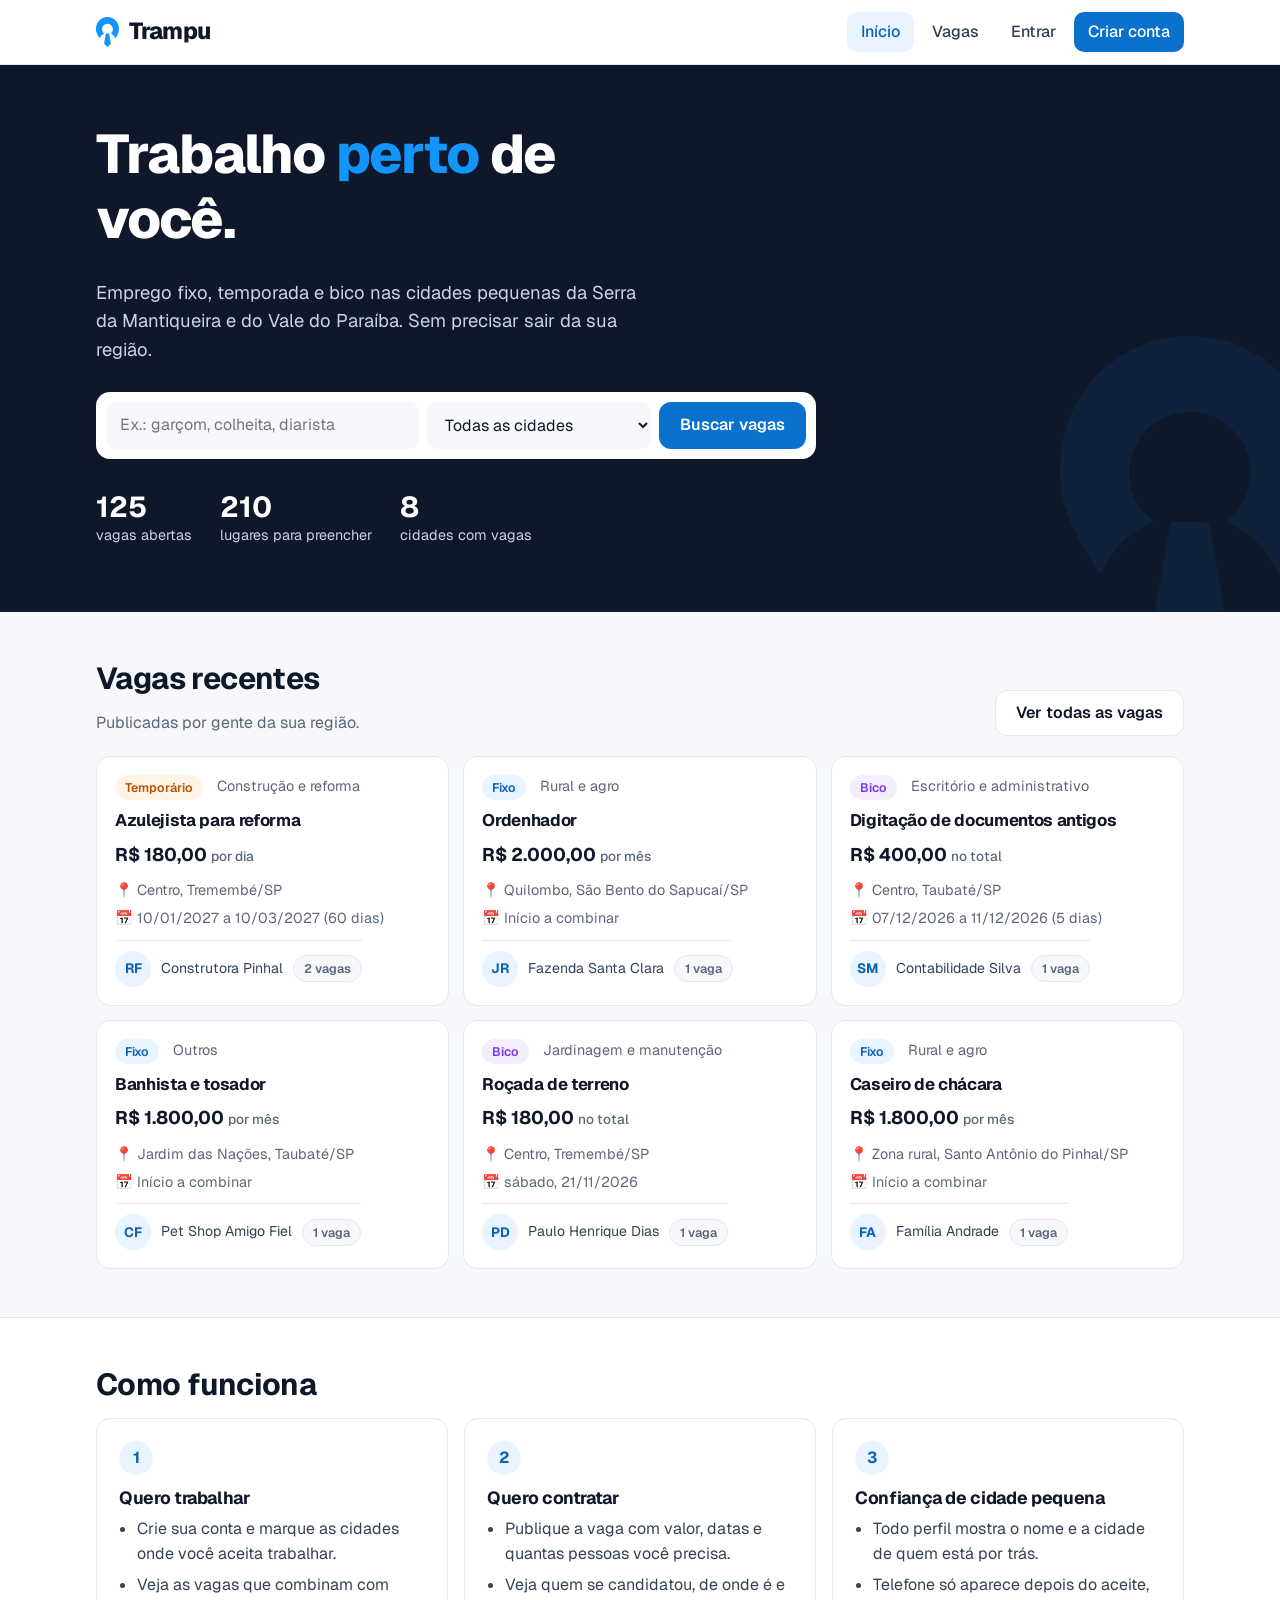
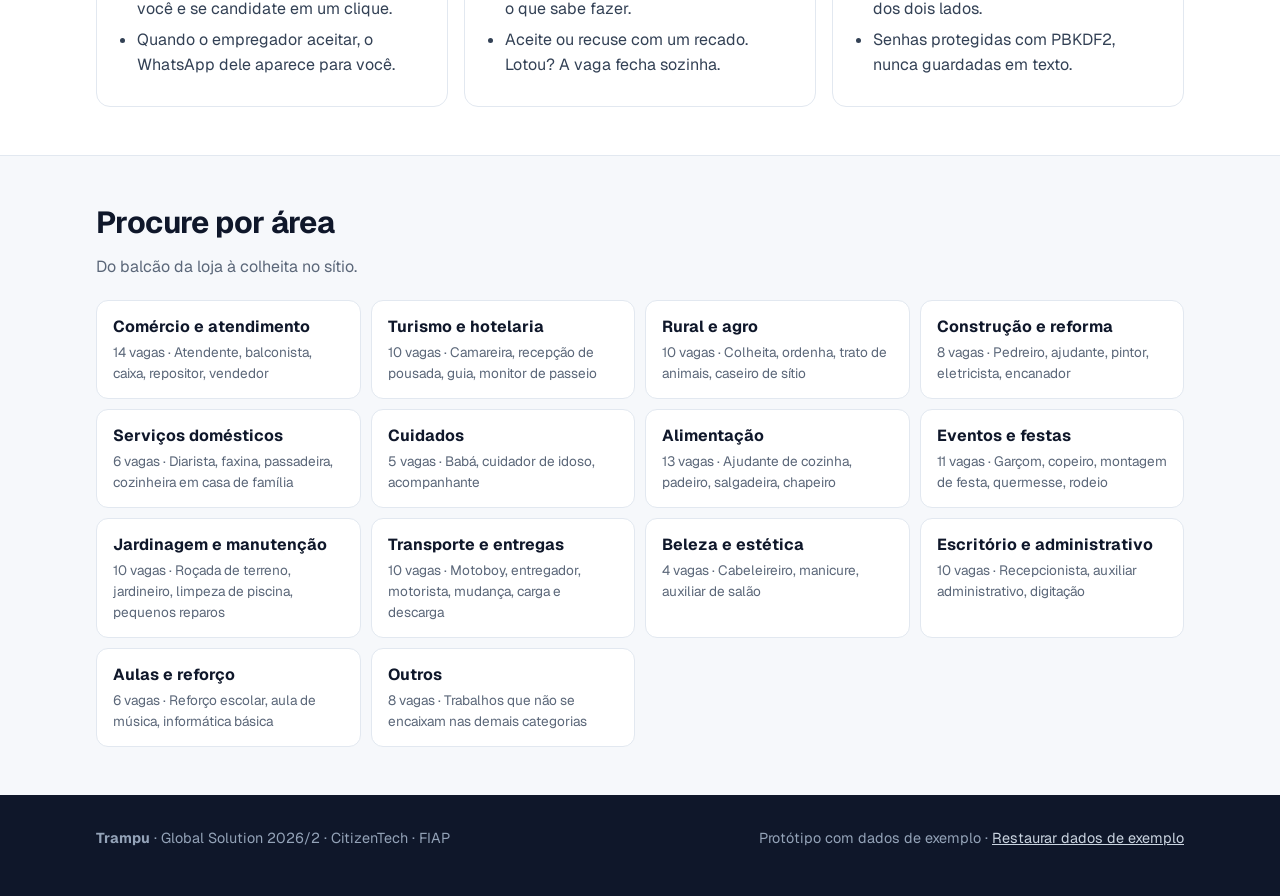
<file: web/index.html>
<!doctype html>
<html lang="pt-BR">
<head>
  <meta charset="utf-8">
  <meta name="viewport" content="width=device-width, initial-scale=1">
  <title>Trampu · Trabalho perto de você</title>
  <meta name="description" content="Vagas de emprego, temporárias e bicos em cidades pequenas da Serra da Mantiqueira e do Vale do Paraíba.">
  <link rel="icon" href="img/favicon.svg" type="image/svg+xml">
  <link rel="preconnect" href="https://fonts.googleapis.com">
  <link rel="preconnect" href="https://fonts.gstatic.com" crossorigin>
  <link href="https://fonts.googleapis.com/css2?family=Geist:wght@400;500;600;700;800&display=swap" rel="stylesheet">
  <link rel="stylesheet" href="css/estilo.css">
</head>
<body>
  <header class="topo">
    <div class="container">
      <a class="marca" href="index.html" aria-label="Trampu, página inicial">
        <img src="img/logo.svg" alt="" width="23" height="30">
        <span>Trampu</span>
      </a>
      <button class="menu-botao" type="button" aria-label="Abrir menu" aria-expanded="false" aria-controls="menu">☰</button>
      <nav class="menu" id="menu" aria-label="Menu principal">
        <ul>
          <li><a href="index.html" aria-current="page">Início</a></li>
          <li><a href="vagas.html">Vagas</a></li>
          <li data-visitante><a href="entrar.html">Entrar</a></li>
          <li data-visitante class="destaque"><a href="cadastro.html">Criar conta</a></li>
          <li data-logado class="oculto"><a href="painel.html">Meu painel</a></li>
          <li data-logado class="oculto"><a href="#" data-sair>Sair</a></li>
        </ul>
      </nav>
    </div>
  </header>

  <main>
    <section class="hero" aria-labelledby="hero-titulo">
      <img class="hero-logo" src="img/logo.svg" alt="">
      <div class="container">
        <h1 id="hero-titulo">Trabalho <em>perto</em> de você.</h1>
        <p class="lead">Emprego fixo, temporada e bico nas cidades pequenas da Serra da Mantiqueira e do Vale do Paraíba. Sem precisar sair da sua região.</p>

        <form class="busca-rapida" action="vagas.html" method="get" role="search">
          <label class="sr-only" for="busca-q">O que você procura?</label>
          <input id="busca-q" name="q" type="search" placeholder="Ex.: garçom, colheita, diarista">
          <label class="sr-only" for="busca-cidade">Cidade</label>
          <select id="busca-cidade" name="cidade"></select>
          <button class="botao" type="submit">Buscar vagas</button>
        </form>

        <div class="numeros" id="numeros"></div>
      </div>
    </section>

    <section class="secao" aria-labelledby="titulo-destaques">
      <div class="container">
        <div class="secao-topo">
          <div>
            <h2 id="titulo-destaques">Vagas recentes</h2>
            <p>Publicadas por gente da sua região.</p>
          </div>
          <a class="botao secundario" href="vagas.html">Ver todas as vagas</a>
        </div>
        <div class="grade" id="destaques"></div>
      </div>
    </section>

    <section class="secao branca" aria-labelledby="titulo-como">
      <div class="container">
        <h2 id="titulo-como">Como funciona</h2>
        <div class="passos">
          <article class="passo">
            <span class="num">1</span>
            <h3>Quero trabalhar</h3>
            <ul>
              <li>Crie sua conta e marque as cidades onde você aceita trabalhar.</li>
              <li>Veja as vagas que combinam com você e se candidate em um clique.</li>
              <li>Quando o empregador aceitar, o WhatsApp dele aparece para você.</li>
            </ul>
          </article>
          <article class="passo">
            <span class="num">2</span>
            <h3>Quero contratar</h3>
            <ul>
              <li>Publique a vaga com valor, datas e quantas pessoas você precisa.</li>
              <li>Veja quem se candidatou, de onde é e o que sabe fazer.</li>
              <li>Aceite ou recuse com um recado. Lotou? A vaga fecha sozinha.</li>
            </ul>
          </article>
          <article class="passo">
            <span class="num">3</span>
            <h3>Confiança de cidade pequena</h3>
            <ul>
              <li>Todo perfil mostra o nome e a cidade de quem está por trás.</li>
              <li>Telefone só aparece depois do aceite, dos dois lados.</li>
              <li>Senhas protegidas com PBKDF2, nunca guardadas em texto.</li>
            </ul>
          </article>
        </div>
      </div>
    </section>

    <section class="secao" aria-labelledby="titulo-categorias">
      <div class="container">
        <div class="secao-topo">
          <div>
            <h2 id="titulo-categorias">Procure por área</h2>
            <p>Do balcão da loja à colheita no sítio.</p>
          </div>
        </div>
        <div class="grade-cat" id="categorias"></div>
      </div>
    </section>
  </main>

  <dialog id="detalhe" aria-labelledby="detalhe-titulo"><div class="dialogo-corpo"></div></dialog>

  <footer class="rodape-site">
    <div class="container">
      <p><strong>Trampu</strong> · Global Solution 2026/2 · CitizenTech · FIAP</p>
      <p>Protótipo com dados de exemplo · <button type="button" data-restaurar>Restaurar dados de exemplo</button></p>
    </div>
  </footer>

  <script src="js/dados.js"></script>
  <script src="js/comum.js"></script>
  <script src="js/detalhe.js"></script>
  <script src="js/inicio.js"></script>
</body>
</html>
</file>
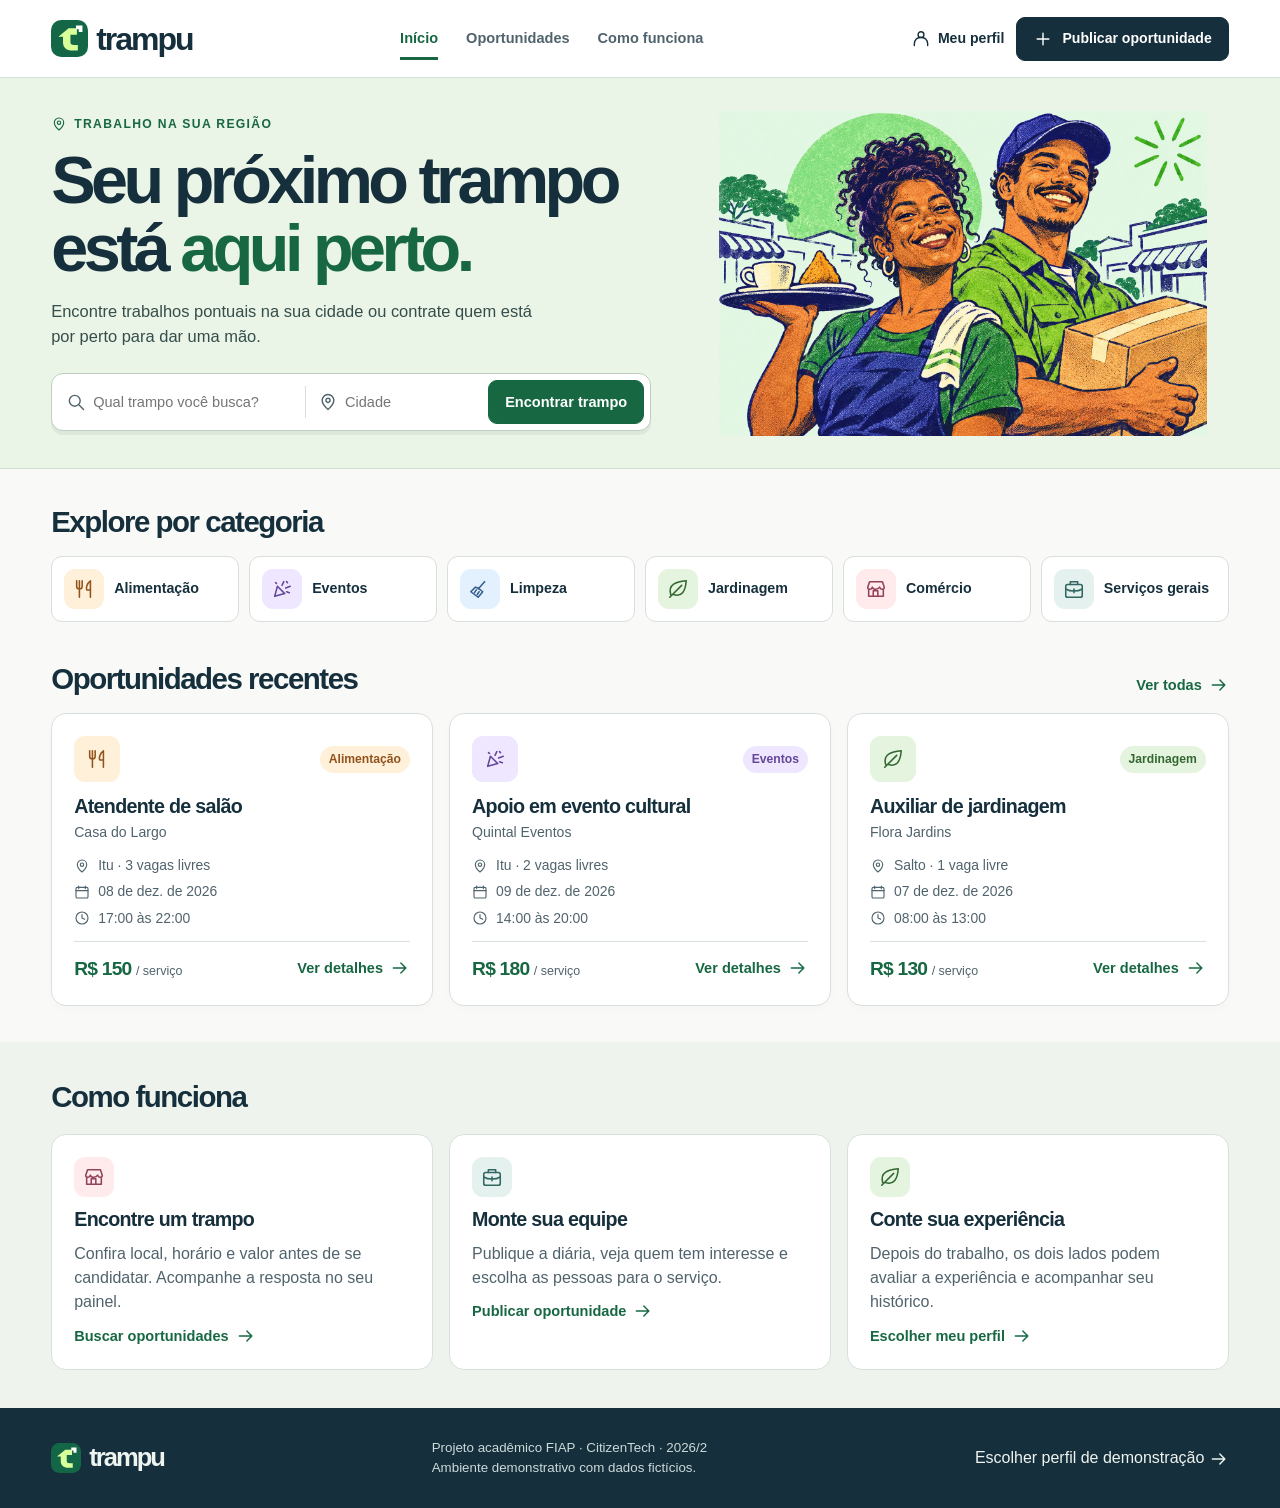
<file: TRAMPU/web/index.html>
<!doctype html>
<html lang="pt-BR">
<head>
  <meta charset="utf-8">
  <meta name="viewport" content="width=device-width, initial-scale=1">
  <meta name="theme-color" content="#142e3c">
  <title>Início · Trampu</title>
  <link rel="icon" href="assets/marca.svg" type="image/svg+xml">
  <link rel="stylesheet" href="css/estilo.css">
  <script defer src="js/dominio.js"></script>
  <script defer src="js/interface.js"></script>
  <script defer src="js/fluxos.js"></script>
</head>
<body data-pagina="index">
  <a class="skip" href="#conteudo">Pular para o conteúdo</a>
  <header id="cabecalho"></header>
  <main id="conteudo" tabindex="-1"><noscript>Ative o JavaScript para usar a busca e os perfis do Trampu.</noscript></main>
  <footer id="rodape"></footer>
</body>
</html>
</file>
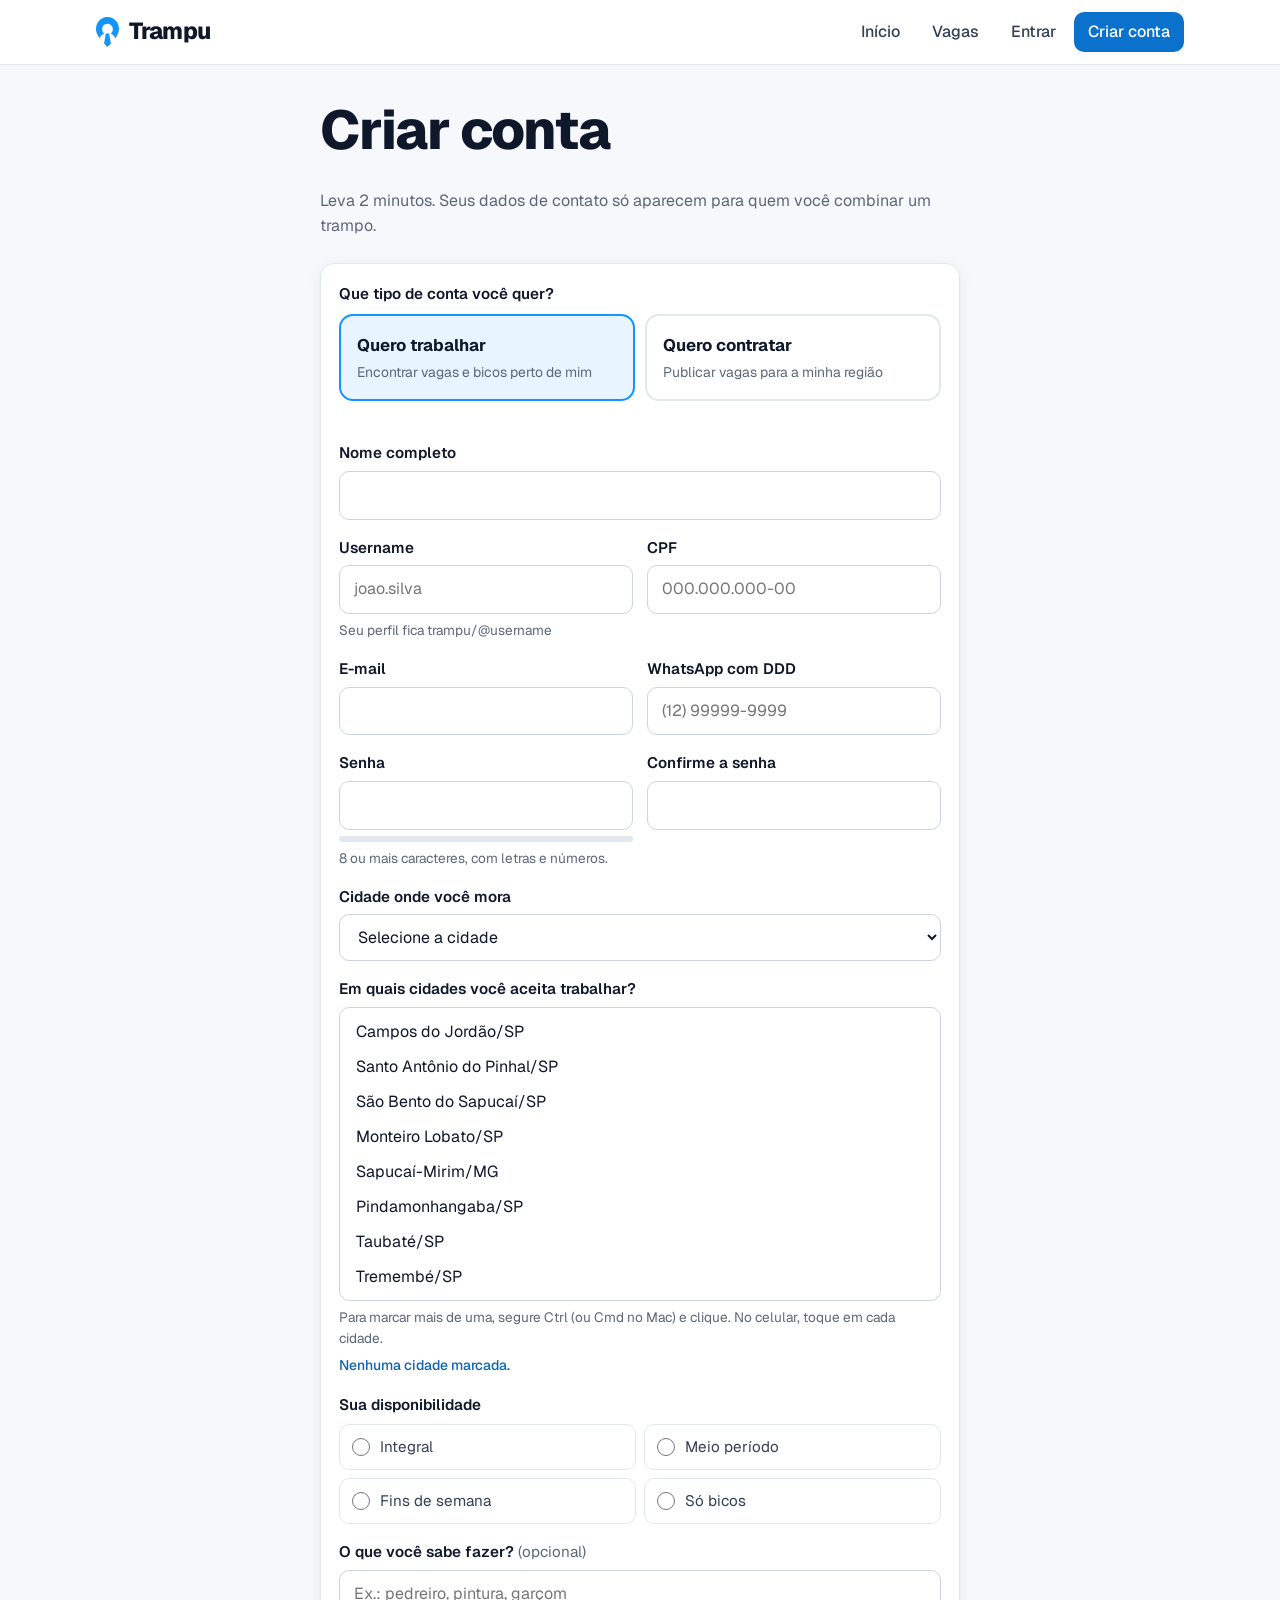
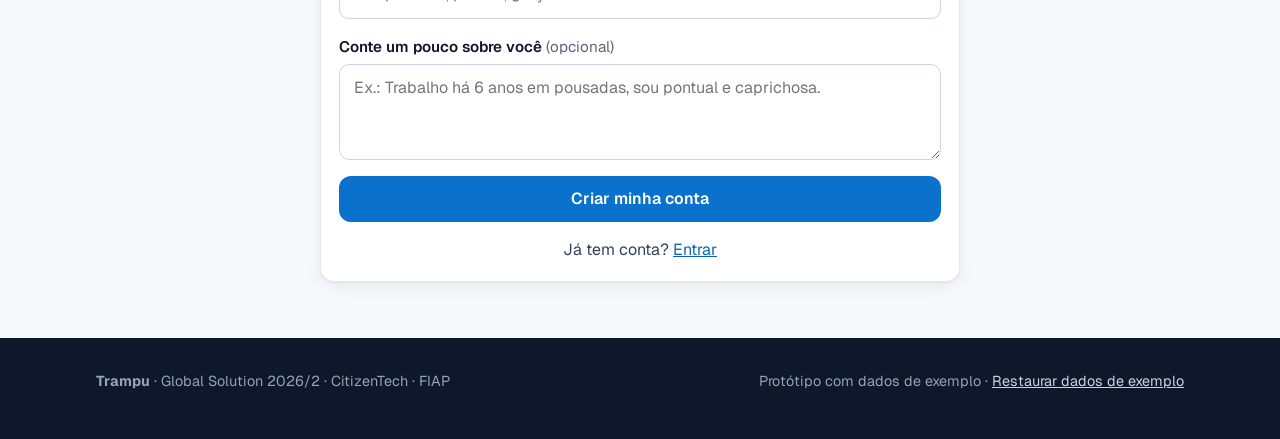
<file: web/cadastro.html>
<!doctype html>
<html lang="pt-BR">
<head>
  <meta charset="utf-8">
  <meta name="viewport" content="width=device-width, initial-scale=1">
  <title>Criar conta · Trampu</title>
  <meta name="description" content="Crie sua conta de trabalhador ou de empregador na Trampu.">
  <link rel="icon" href="img/favicon.svg" type="image/svg+xml">
  <link rel="preconnect" href="https://fonts.googleapis.com">
  <link rel="preconnect" href="https://fonts.gstatic.com" crossorigin>
  <link href="https://fonts.googleapis.com/css2?family=Geist:wght@400;500;600;700;800&display=swap" rel="stylesheet">
  <link rel="stylesheet" href="css/estilo.css">
</head>
<body>
  <header class="topo">
    <div class="container">
      <a class="marca" href="index.html" aria-label="Trampu, página inicial">
        <img src="img/logo.svg" alt="" width="23" height="30">
        <span>Trampu</span>
      </a>
      <button class="menu-botao" type="button" aria-label="Abrir menu" aria-expanded="false" aria-controls="menu">☰</button>
      <nav class="menu" id="menu" aria-label="Menu principal">
        <ul>
          <li><a href="index.html">Início</a></li>
          <li><a href="vagas.html">Vagas</a></li>
          <li data-visitante><a href="entrar.html">Entrar</a></li>
          <li data-visitante class="destaque"><a href="cadastro.html" aria-current="page">Criar conta</a></li>
          <li data-logado class="oculto"><a href="painel.html">Meu painel</a></li>
          <li data-logado class="oculto"><a href="#" data-sair>Sair</a></li>
        </ul>
      </nav>
    </div>
  </header>

  <main class="container">
    <section class="titulo-pagina form-estreito" style="margin-bottom:0">
      <h1>Criar conta</h1>
      <p>Leva 2 minutos. Seus dados de contato só aparecem para quem você combinar um trampo.</p>
    </section>

    <form id="form-cadastro" class="form-estreito cartao" novalidate>
      <div class="aviso" id="resumo-erros" role="alert" tabindex="-1"></div>

      <fieldset>
        <legend class="legenda">Que tipo de conta você quer?</legend>
        <div class="seletor-conta">
          <label>
            <input type="radio" name="tipo" value="trabalhador" checked>
            <strong>Quero trabalhar</strong>
            <span>Encontrar vagas e bicos perto de mim</span>
          </label>
          <label>
            <input type="radio" name="tipo" value="empregador">
            <strong>Quero contratar</strong>
            <span>Publicar vagas para a minha região</span>
          </label>
        </div>
      </fieldset>

      <div class="campo">
        <label for="nome">Nome completo</label>
        <input id="nome" name="nome" autocomplete="name" maxlength="100" aria-describedby="erro-nome">
        <p class="erro-campo" id="erro-nome"></p>
      </div>

      <div class="linha-2">
        <div class="campo">
          <label for="username">Username</label>
          <input id="username" name="username" autocomplete="username" maxlength="31" placeholder="joao.silva" aria-describedby="dica-username erro-username">
          <span class="dica" id="dica-username">Seu perfil fica trampu/@username</span>
          <p class="erro-campo" id="erro-username"></p>
        </div>
        <div class="campo so-trabalhador">
          <label for="cpf">CPF</label>
          <input id="cpf" name="cpf" inputmode="numeric" maxlength="14" placeholder="000.000.000-00" aria-describedby="erro-cpf">
          <p class="erro-campo" id="erro-cpf"></p>
        </div>
        <div class="campo so-empregador oculto">
          <label for="documento">CPF ou CNPJ</label>
          <input id="documento" name="documento" inputmode="numeric" maxlength="18" aria-describedby="erro-documento">
          <p class="erro-campo" id="erro-documento"></p>
        </div>
      </div>

      <div class="linha-2">
        <div class="campo">
          <label for="email">E-mail</label>
          <input id="email" name="email" type="email" autocomplete="email" maxlength="100" aria-describedby="erro-email">
          <p class="erro-campo" id="erro-email"></p>
        </div>
        <div class="campo">
          <label for="telefone">WhatsApp com DDD</label>
          <input id="telefone" name="telefone" type="tel" autocomplete="tel" inputmode="tel" maxlength="16" placeholder="(12) 99999-9999" aria-describedby="erro-telefone">
          <p class="erro-campo" id="erro-telefone"></p>
        </div>
      </div>

      <div class="linha-2">
        <div class="campo">
          <label for="senha">Senha</label>
          <input id="senha" name="senha" type="password" autocomplete="new-password" aria-describedby="dica-senha erro-senha">
          <div class="forca" aria-hidden="true"><div id="barra-forca"></div></div>
          <span class="dica" id="dica-senha">8 ou mais caracteres, com letras e números.</span>
          <p class="erro-campo" id="erro-senha"></p>
        </div>
        <div class="campo">
          <label for="senha2">Confirme a senha</label>
          <input id="senha2" name="senha2" type="password" autocomplete="new-password" aria-describedby="erro-senha2">
          <p class="erro-campo" id="erro-senha2"></p>
        </div>
      </div>

      <div class="campo">
        <label for="cidade" id="rotulo-cidade">Cidade onde você mora</label>
        <select id="cidade" name="cidade" aria-describedby="erro-cidade"></select>
        <p class="erro-campo" id="erro-cidade"></p>
      </div>

      <div class="campo so-trabalhador">
        <label for="atuacao">Em quais cidades você aceita trabalhar?</label>
        <select id="atuacao" name="atuacao" multiple size="8" aria-describedby="dica-atuacao selecionadas-atuacao erro-atuacao"></select>
        <span class="dica" id="dica-atuacao">Para marcar mais de uma, segure Ctrl (ou Cmd no Mac) e clique. No celular, toque em cada cidade.</span>
        <span class="selecionadas" id="selecionadas-atuacao" aria-live="polite"></span>
        <p class="erro-campo" id="erro-atuacao"></p>
      </div>

      <fieldset class="so-trabalhador" aria-describedby="erro-disponibilidade">
        <legend class="legenda">Sua disponibilidade</legend>
        <div class="opcoes" id="disponibilidade"></div>
        <p class="erro-campo" id="erro-disponibilidade"></p>
      </fieldset>

      <div class="campo so-trabalhador">
        <label for="habilidades">O que você sabe fazer? <span class="opcional">(opcional)</span></label>
        <input id="habilidades" name="habilidades" maxlength="255" placeholder="Ex.: pedreiro, pintura, garçom">
      </div>

      <div class="campo so-empregador oculto">
        <label for="negocio">Nome do negócio <span class="opcional">(opcional, pule se contrata como pessoa física)</span></label>
        <input id="negocio" name="negocio" maxlength="100" placeholder="Ex.: Mercadinho do Zé">
      </div>

      <div class="campo">
        <label for="descricao" id="rotulo-descricao">Conte um pouco sobre você <span class="opcional">(opcional)</span></label>
        <textarea id="descricao" name="descricao" maxlength="500" placeholder="Ex.: Trabalho há 6 anos em pousadas, sou pontual e caprichosa."></textarea>
      </div>

      <button class="botao largo" type="submit" id="botao-criar">Criar minha conta</button>
      <p style="text-align:center;margin:16px 0 0">Já tem conta? <a href="entrar.html">Entrar</a></p>
    </form>
  </main>

  <footer class="rodape-site">
    <div class="container">
      <p><strong>Trampu</strong> · Global Solution 2026/2 · CitizenTech · FIAP</p>
      <p>Protótipo com dados de exemplo · <button type="button" data-restaurar>Restaurar dados de exemplo</button></p>
    </div>
  </footer>

  <script src="js/dados.js"></script>
  <script src="js/comum.js"></script>
  <script src="js/senha.js"></script>
  <script src="js/cadastro.js"></script>
</body>
</html>
</file>
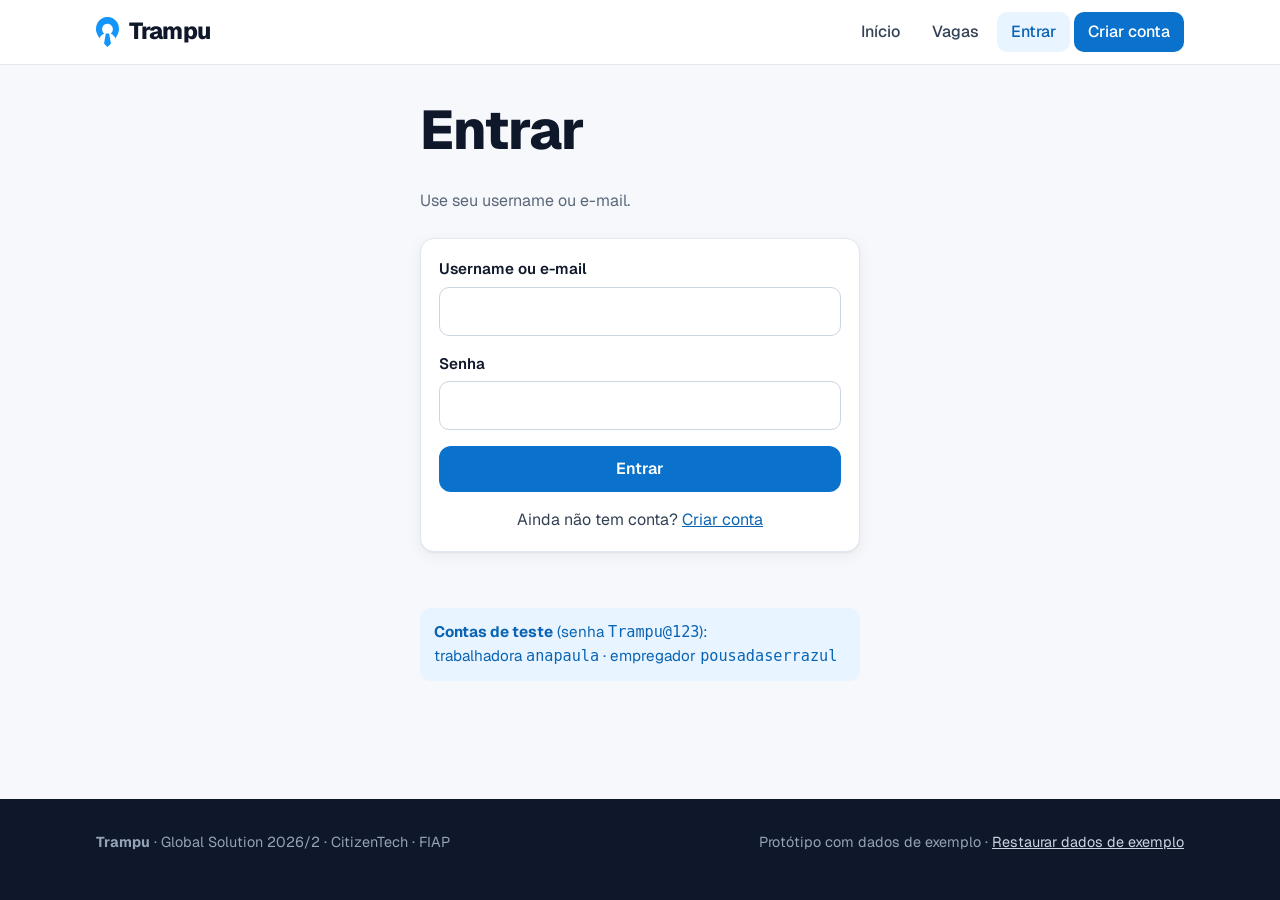
<file: web/entrar.html>
<!doctype html>
<html lang="pt-BR">
<head>
  <meta charset="utf-8">
  <meta name="viewport" content="width=device-width, initial-scale=1">
  <title>Entrar · Trampu</title>
  <meta name="description" content="Entre na sua conta da Trampu.">
  <link rel="icon" href="img/favicon.svg" type="image/svg+xml">
  <link rel="preconnect" href="https://fonts.googleapis.com">
  <link rel="preconnect" href="https://fonts.gstatic.com" crossorigin>
  <link href="https://fonts.googleapis.com/css2?family=Geist:wght@400;500;600;700;800&display=swap" rel="stylesheet">
  <link rel="stylesheet" href="css/estilo.css">
</head>
<body>
  <header class="topo">
    <div class="container">
      <a class="marca" href="index.html" aria-label="Trampu, página inicial">
        <img src="img/logo.svg" alt="" width="23" height="30">
        <span>Trampu</span>
      </a>
      <button class="menu-botao" type="button" aria-label="Abrir menu" aria-expanded="false" aria-controls="menu">☰</button>
      <nav class="menu" id="menu" aria-label="Menu principal">
        <ul>
          <li><a href="index.html">Início</a></li>
          <li><a href="vagas.html">Vagas</a></li>
          <li data-visitante><a href="entrar.html" aria-current="page">Entrar</a></li>
          <li data-visitante class="destaque"><a href="cadastro.html">Criar conta</a></li>
          <li data-logado class="oculto"><a href="painel.html">Meu painel</a></li>
          <li data-logado class="oculto"><a href="#" data-sair>Sair</a></li>
        </ul>
      </nav>
    </div>
  </header>

  <main class="container">
    <section class="titulo-pagina form-estreito mini" style="margin-bottom:0">
      <h1>Entrar</h1>
      <p>Use seu username ou e-mail.</p>
    </section>

    <form id="form-entrar" class="form-estreito mini cartao" novalidate>
      <div class="aviso" id="mensagem" role="alert"></div>

      <div class="campo">
        <label for="login">Username ou e-mail</label>
        <input id="login" name="login" autocomplete="username" aria-describedby="erro-login">
        <p class="erro-campo" id="erro-login"></p>
      </div>

      <div class="campo">
        <label for="senha">Senha</label>
        <input id="senha" name="senha" type="password" autocomplete="current-password" aria-describedby="erro-senha">
        <p class="erro-campo" id="erro-senha"></p>
      </div>

      <button class="botao largo" type="submit" id="botao-entrar">Entrar</button>
      <p style="text-align:center;margin:16px 0 0">Ainda não tem conta? <a href="cadastro.html">Criar conta</a></p>
    </form>

    <aside class="form-estreito mini aviso info" aria-label="Contas de teste">
      <strong>Contas de teste</strong> (senha <code>Trampu@123</code>):<br>
      trabalhadora <code>anapaula</code> · empregador <code>pousadaserrazul</code>
    </aside>
  </main>

  <footer class="rodape-site">
    <div class="container">
      <p><strong>Trampu</strong> · Global Solution 2026/2 · CitizenTech · FIAP</p>
      <p>Protótipo com dados de exemplo · <button type="button" data-restaurar>Restaurar dados de exemplo</button></p>
    </div>
  </footer>

  <script src="js/dados.js"></script>
  <script src="js/comum.js"></script>
  <script src="js/senha.js"></script>
  <script src="js/entrar.js"></script>
</body>
</html>
</file>
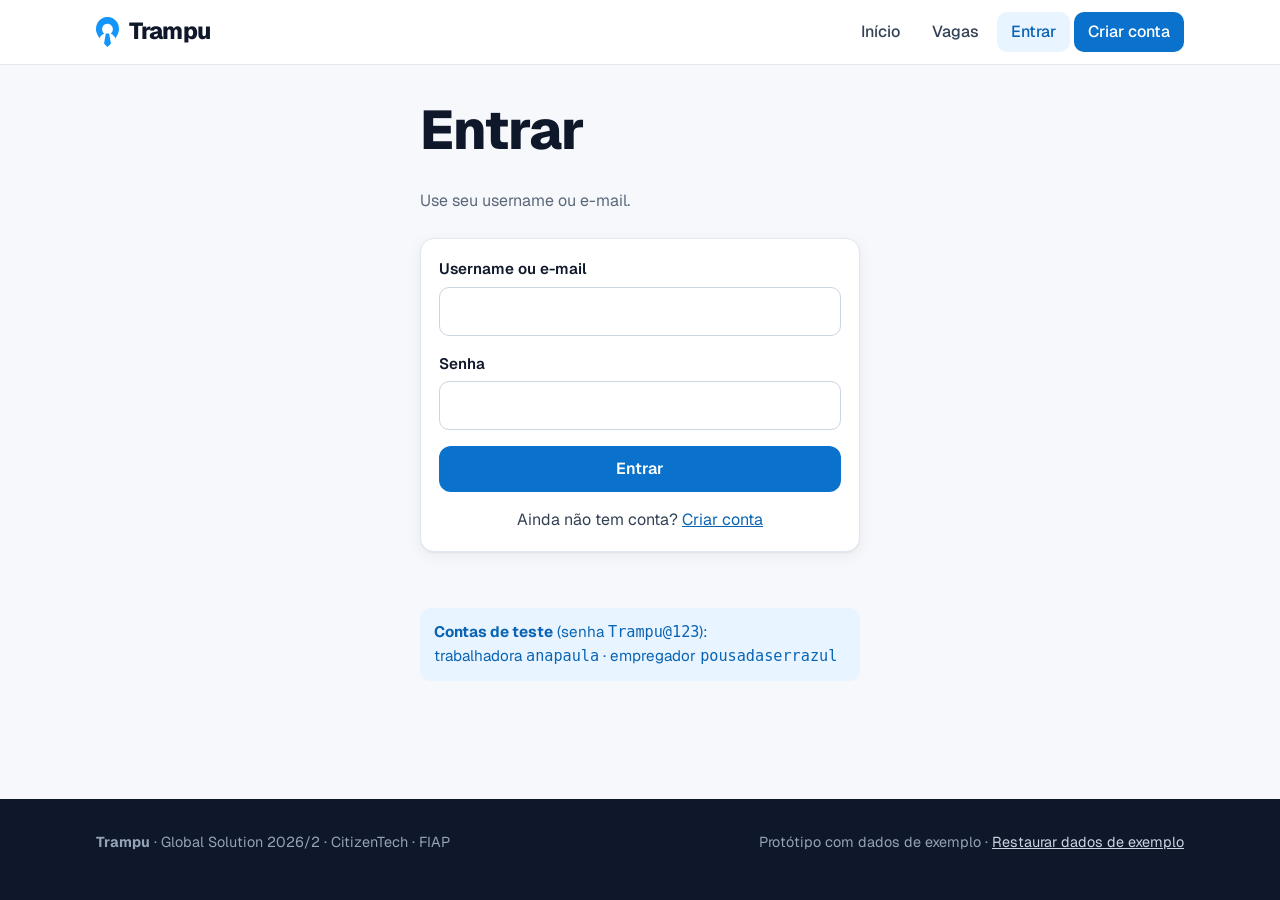
<file: web/painel.html>
<!doctype html>
<html lang="pt-BR">
<head>
  <meta charset="utf-8">
  <meta name="viewport" content="width=device-width, initial-scale=1">
  <title>Meu painel · Trampu</title>
  <meta name="description" content="Suas vagas, candidaturas e perfil na Trampu.">
  <link rel="icon" href="img/favicon.svg" type="image/svg+xml">
  <link rel="preconnect" href="https://fonts.googleapis.com">
  <link rel="preconnect" href="https://fonts.gstatic.com" crossorigin>
  <link href="https://fonts.googleapis.com/css2?family=Geist:wght@400;500;600;700;800&display=swap" rel="stylesheet">
  <link rel="stylesheet" href="css/estilo.css">
</head>
<body>
  <header class="topo">
    <div class="container">
      <a class="marca" href="index.html" aria-label="Trampu, página inicial">
        <img src="img/logo.svg" alt="" width="23" height="30">
        <span>Trampu</span>
      </a>
      <button class="menu-botao" type="button" aria-label="Abrir menu" aria-expanded="false" aria-controls="menu">☰</button>
      <nav class="menu" id="menu" aria-label="Menu principal">
        <ul>
          <li><a href="index.html">Início</a></li>
          <li><a href="vagas.html">Vagas</a></li>
          <li data-visitante><a href="entrar.html">Entrar</a></li>
          <li data-visitante class="destaque"><a href="cadastro.html">Criar conta</a></li>
          <li data-logado class="oculto"><a href="painel.html" aria-current="page">Meu painel</a></li>
          <li data-logado class="oculto"><a href="#" data-sair>Sair</a></li>
        </ul>
      </nav>
    </div>
  </header>

  <main class="container" style="padding-bottom:56px">
    <section class="titulo-pagina">
      <div class="aviso ok" id="boas-vindas" role="status"></div>
      <div class="perfil-topo" id="perfil-topo"></div>
    </section>

    <div class="abas" role="tablist" id="abas"></div>
    <div id="conteudo"></div>
  </main>

  <dialog id="detalhe" aria-labelledby="detalhe-titulo"><div class="dialogo-corpo"></div></dialog>

  <footer class="rodape-site">
    <div class="container">
      <p><strong>Trampu</strong> · Global Solution 2026/2 · CitizenTech · FIAP</p>
      <p>Protótipo com dados de exemplo · <button type="button" data-restaurar>Restaurar dados de exemplo</button></p>
    </div>
  </footer>

  <script src="js/dados.js"></script>
  <script src="js/comum.js"></script>
  <script src="js/detalhe.js"></script>
  <script src="js/painel.js"></script>
</body>
</html>
</file>
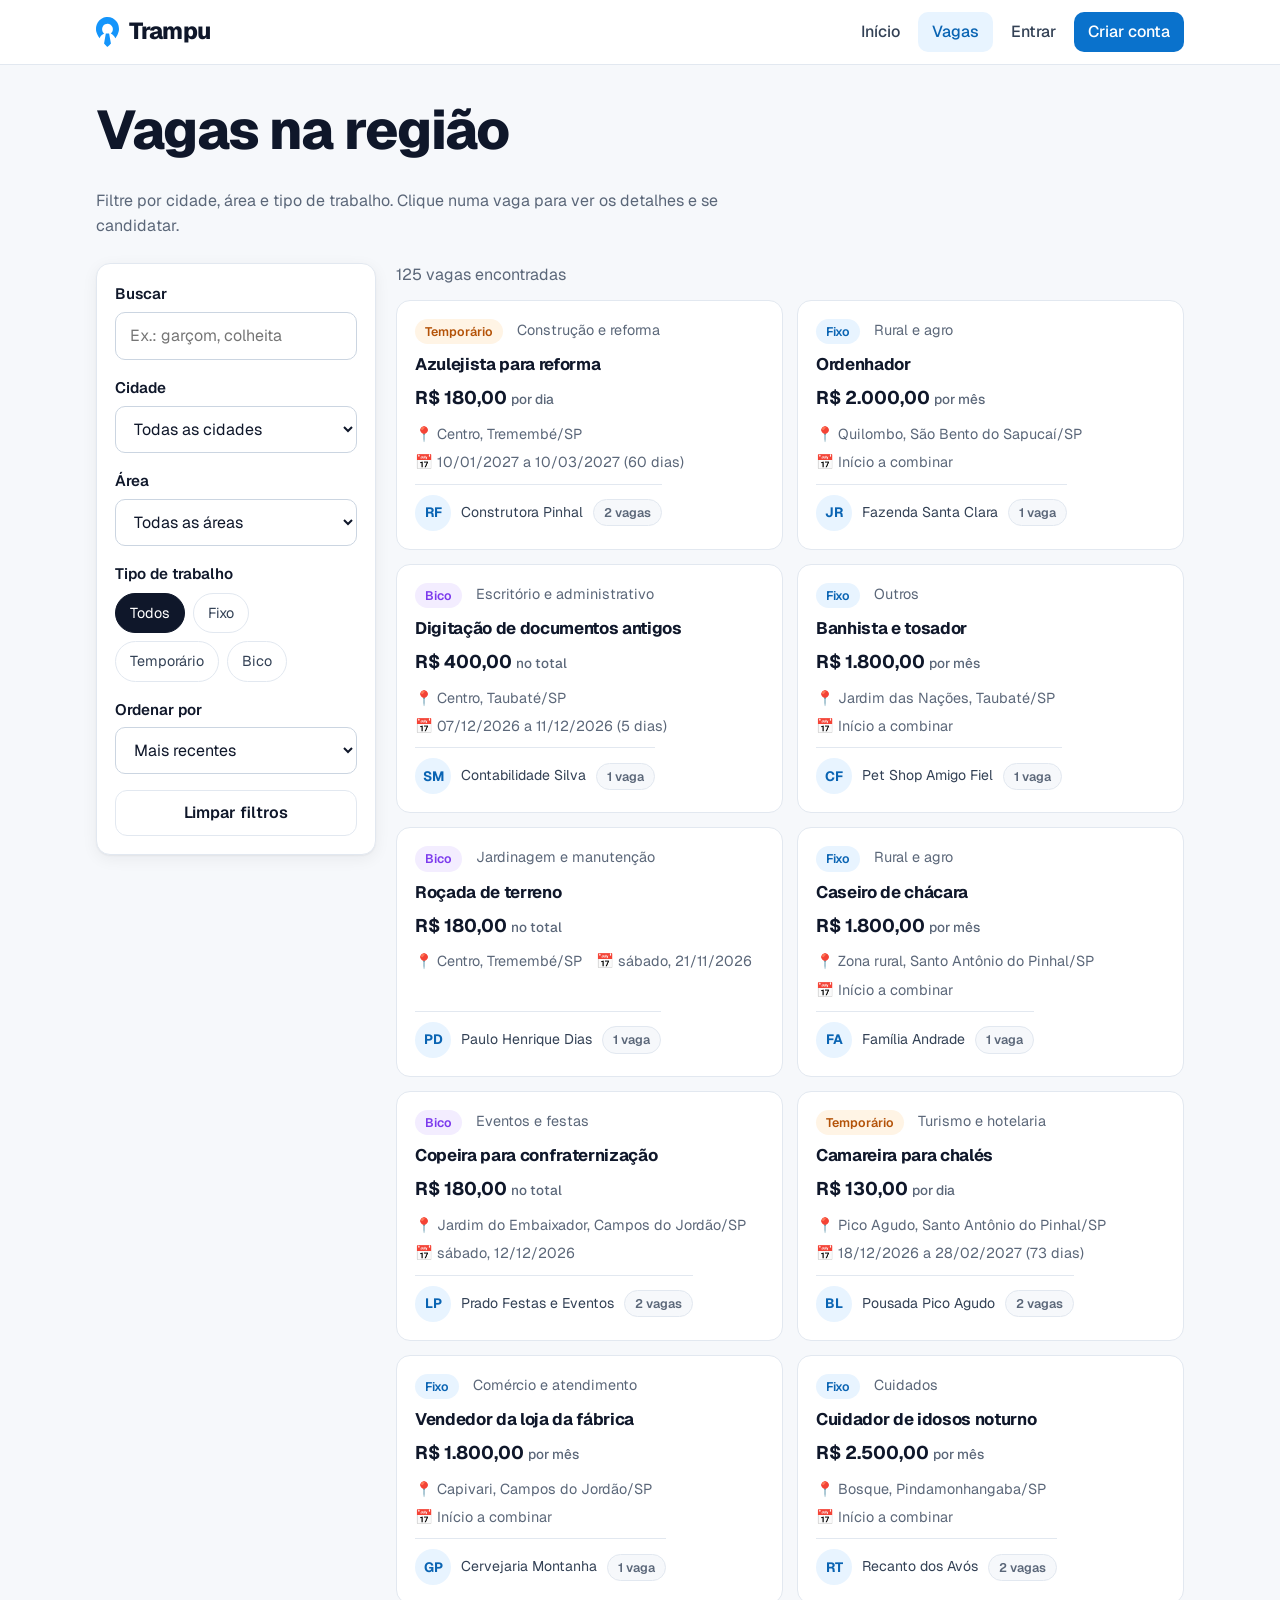
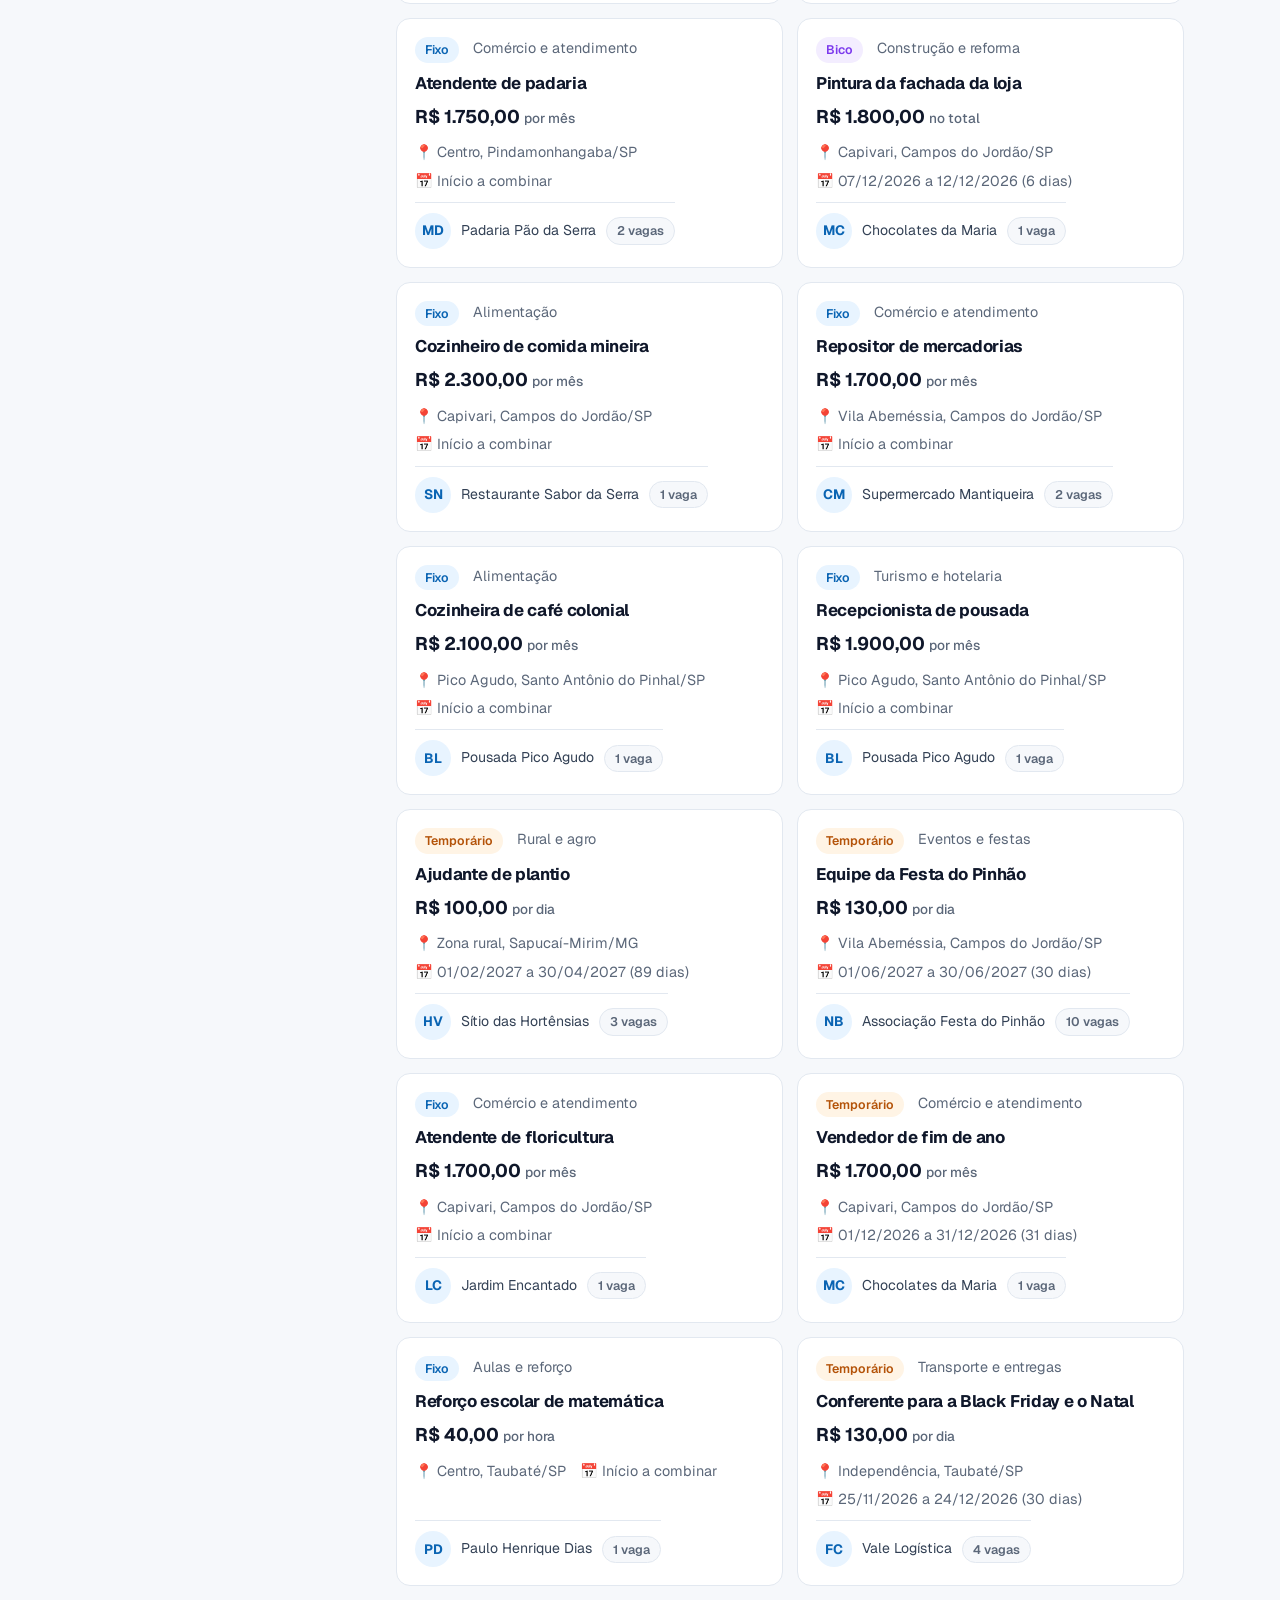
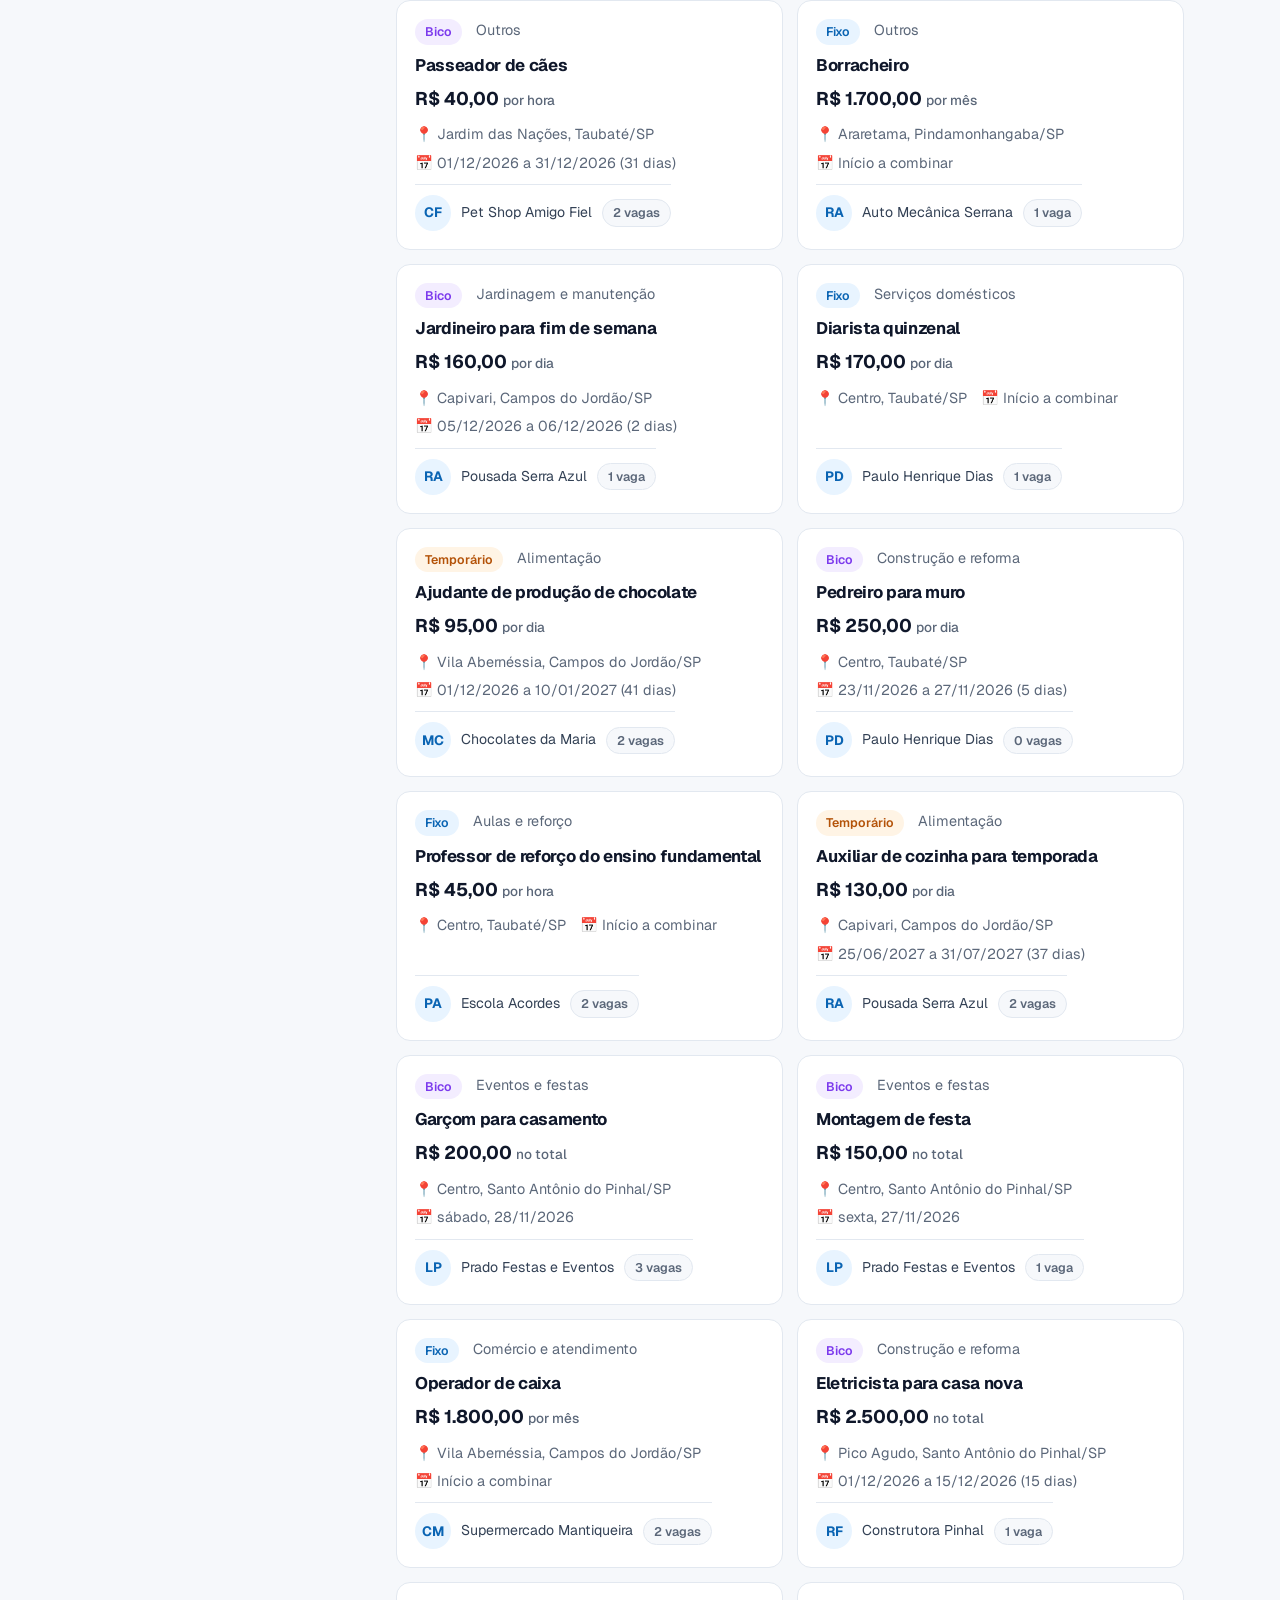
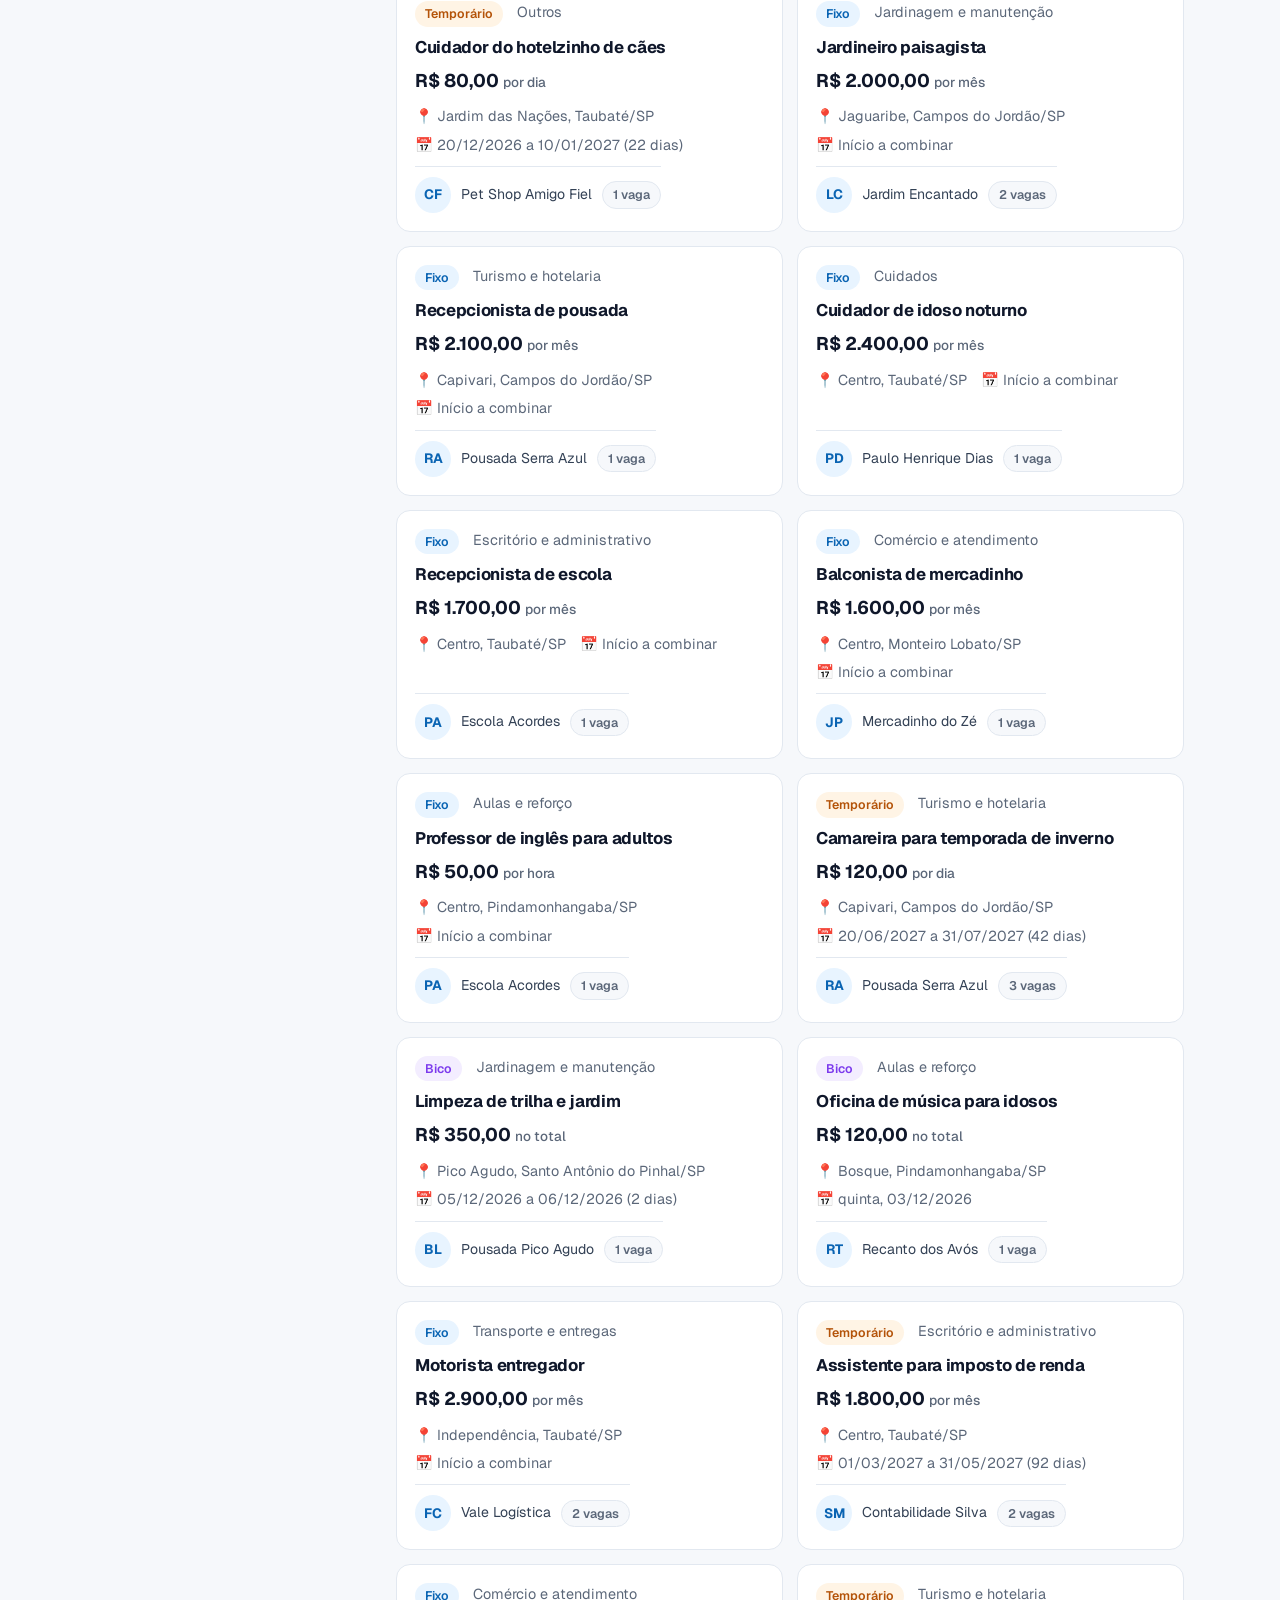
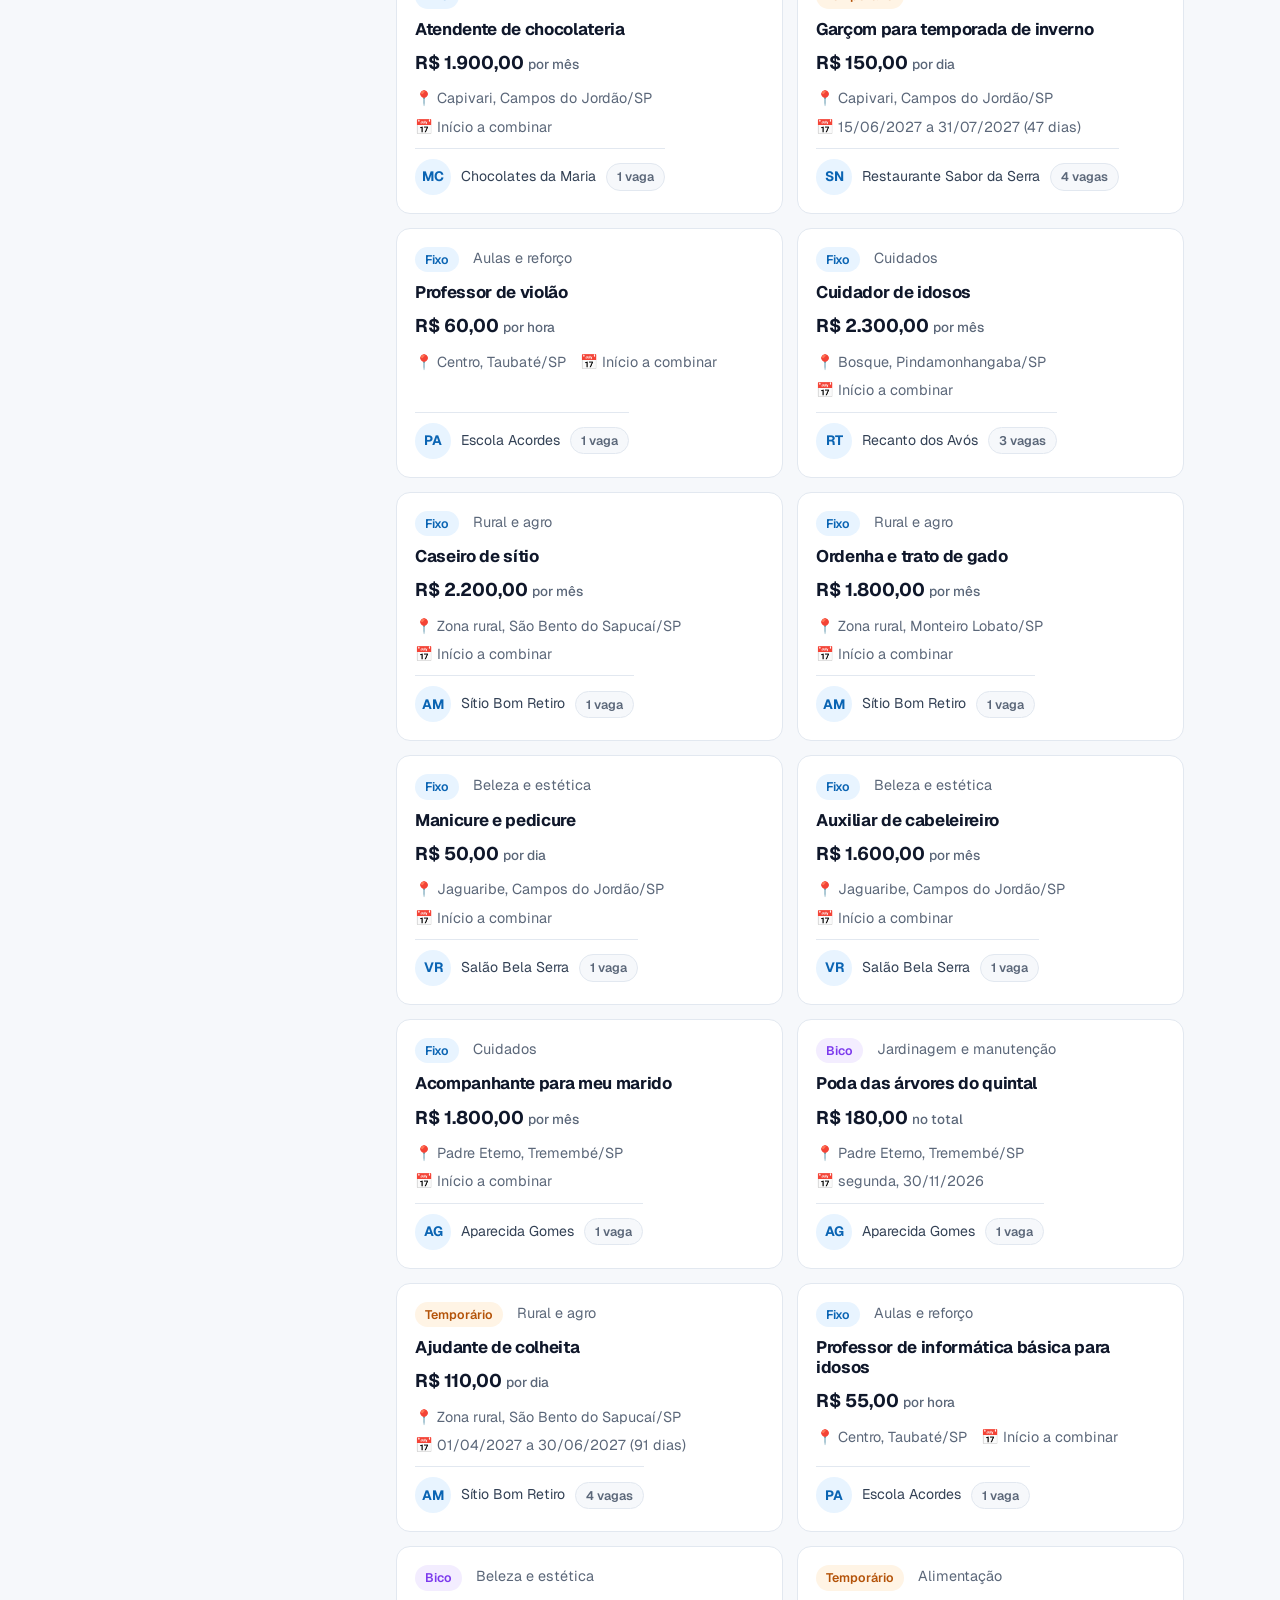
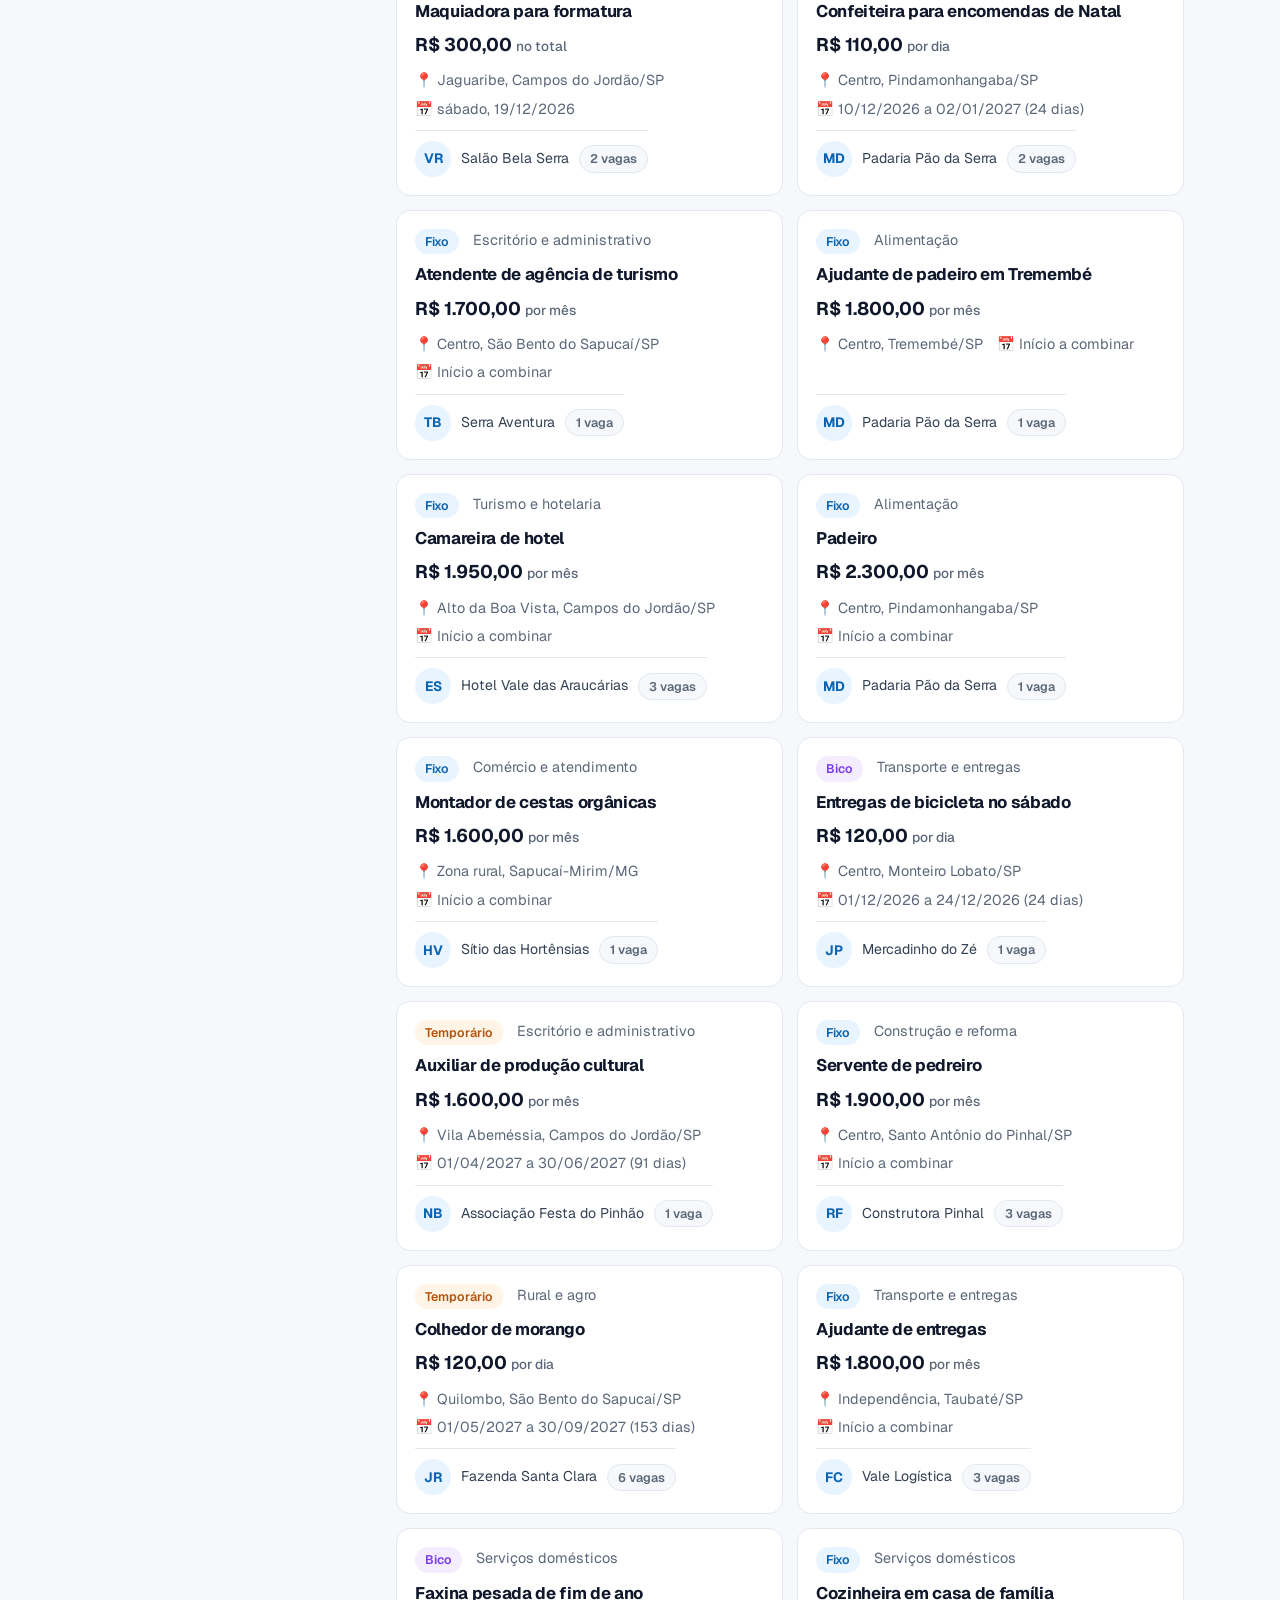
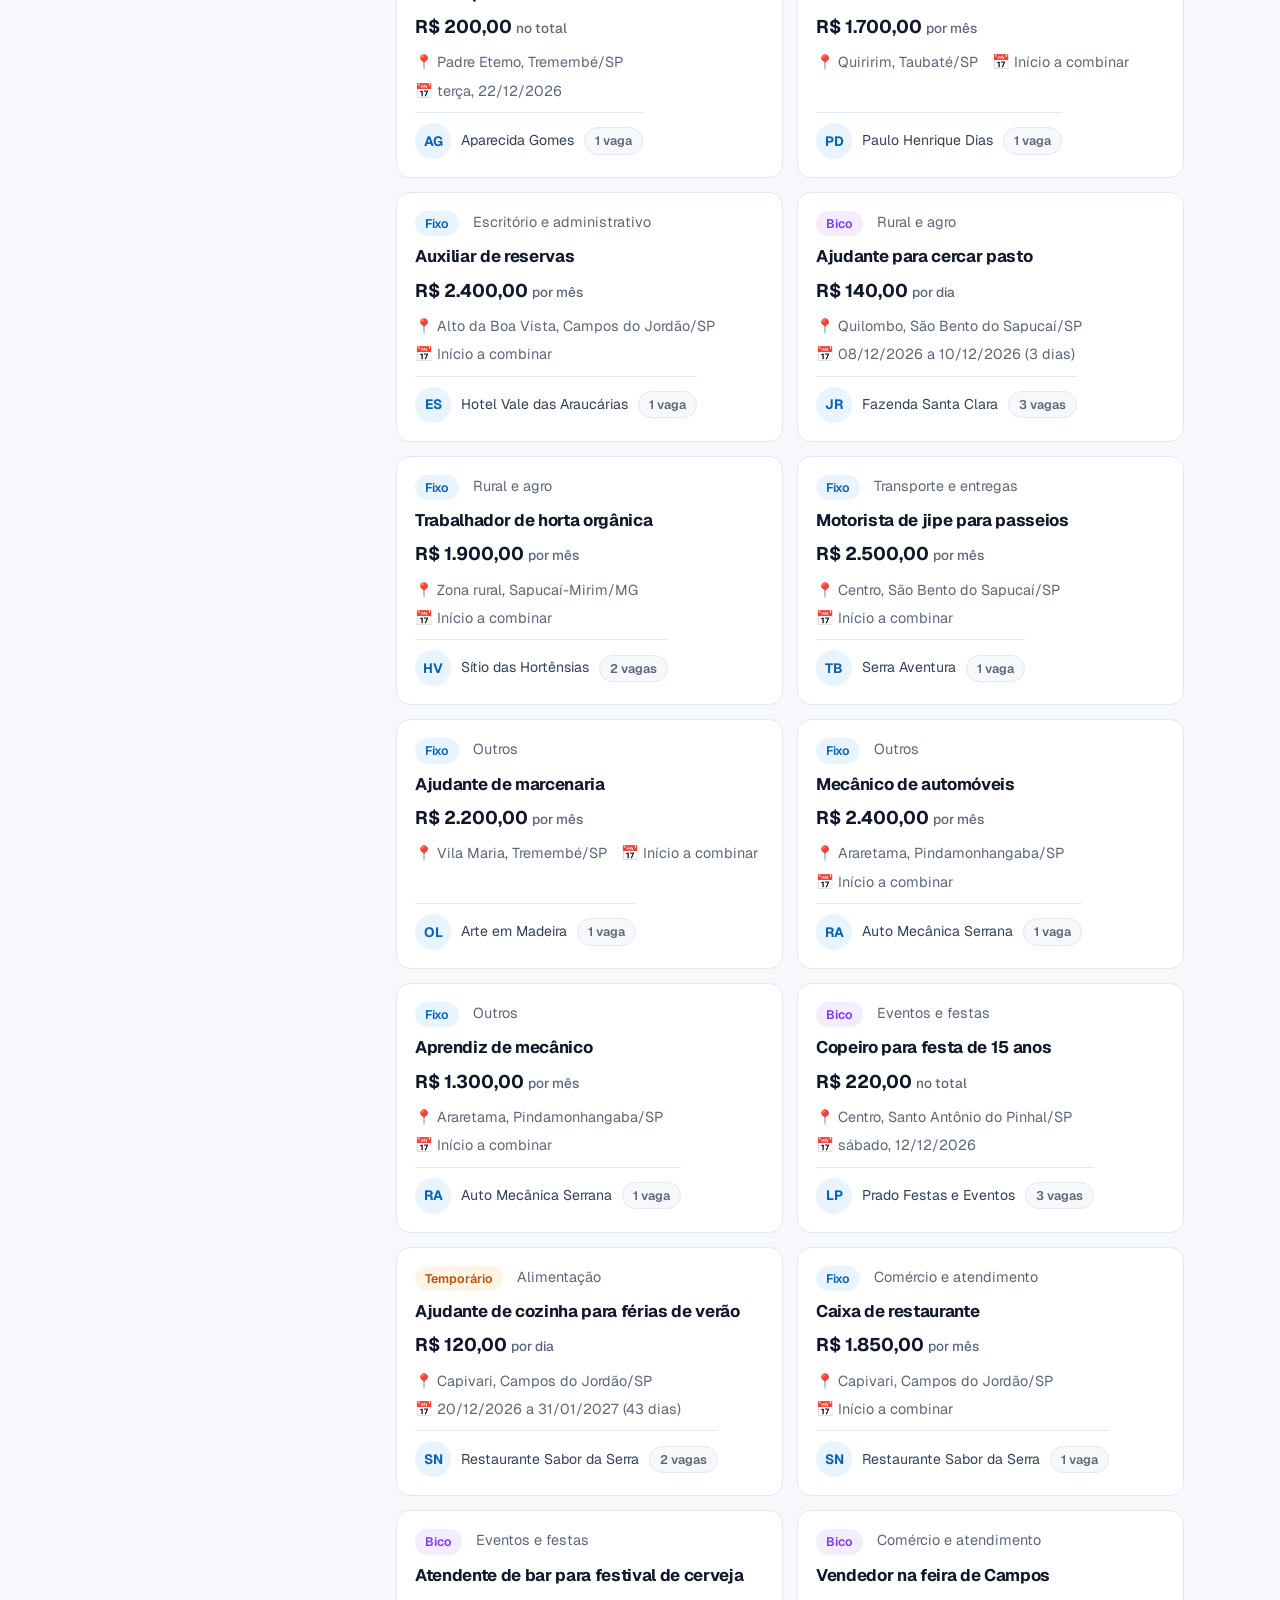
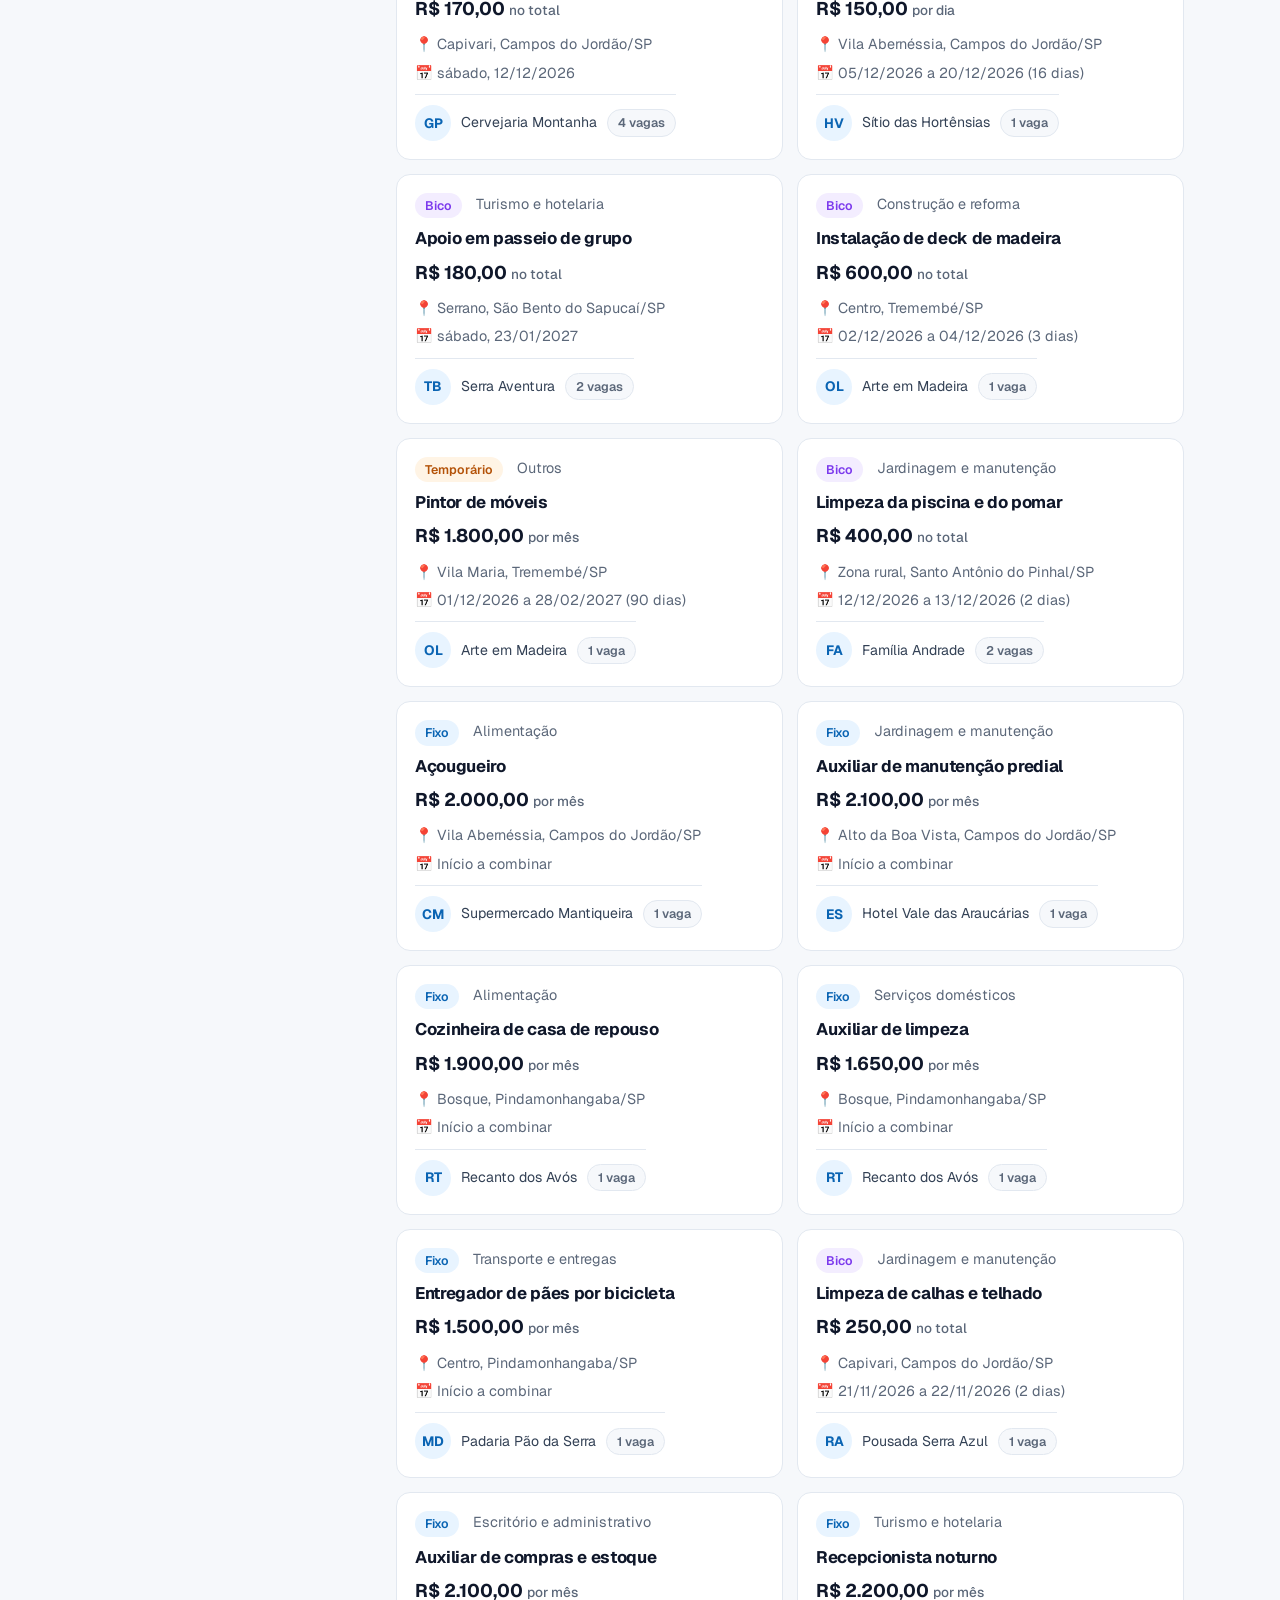
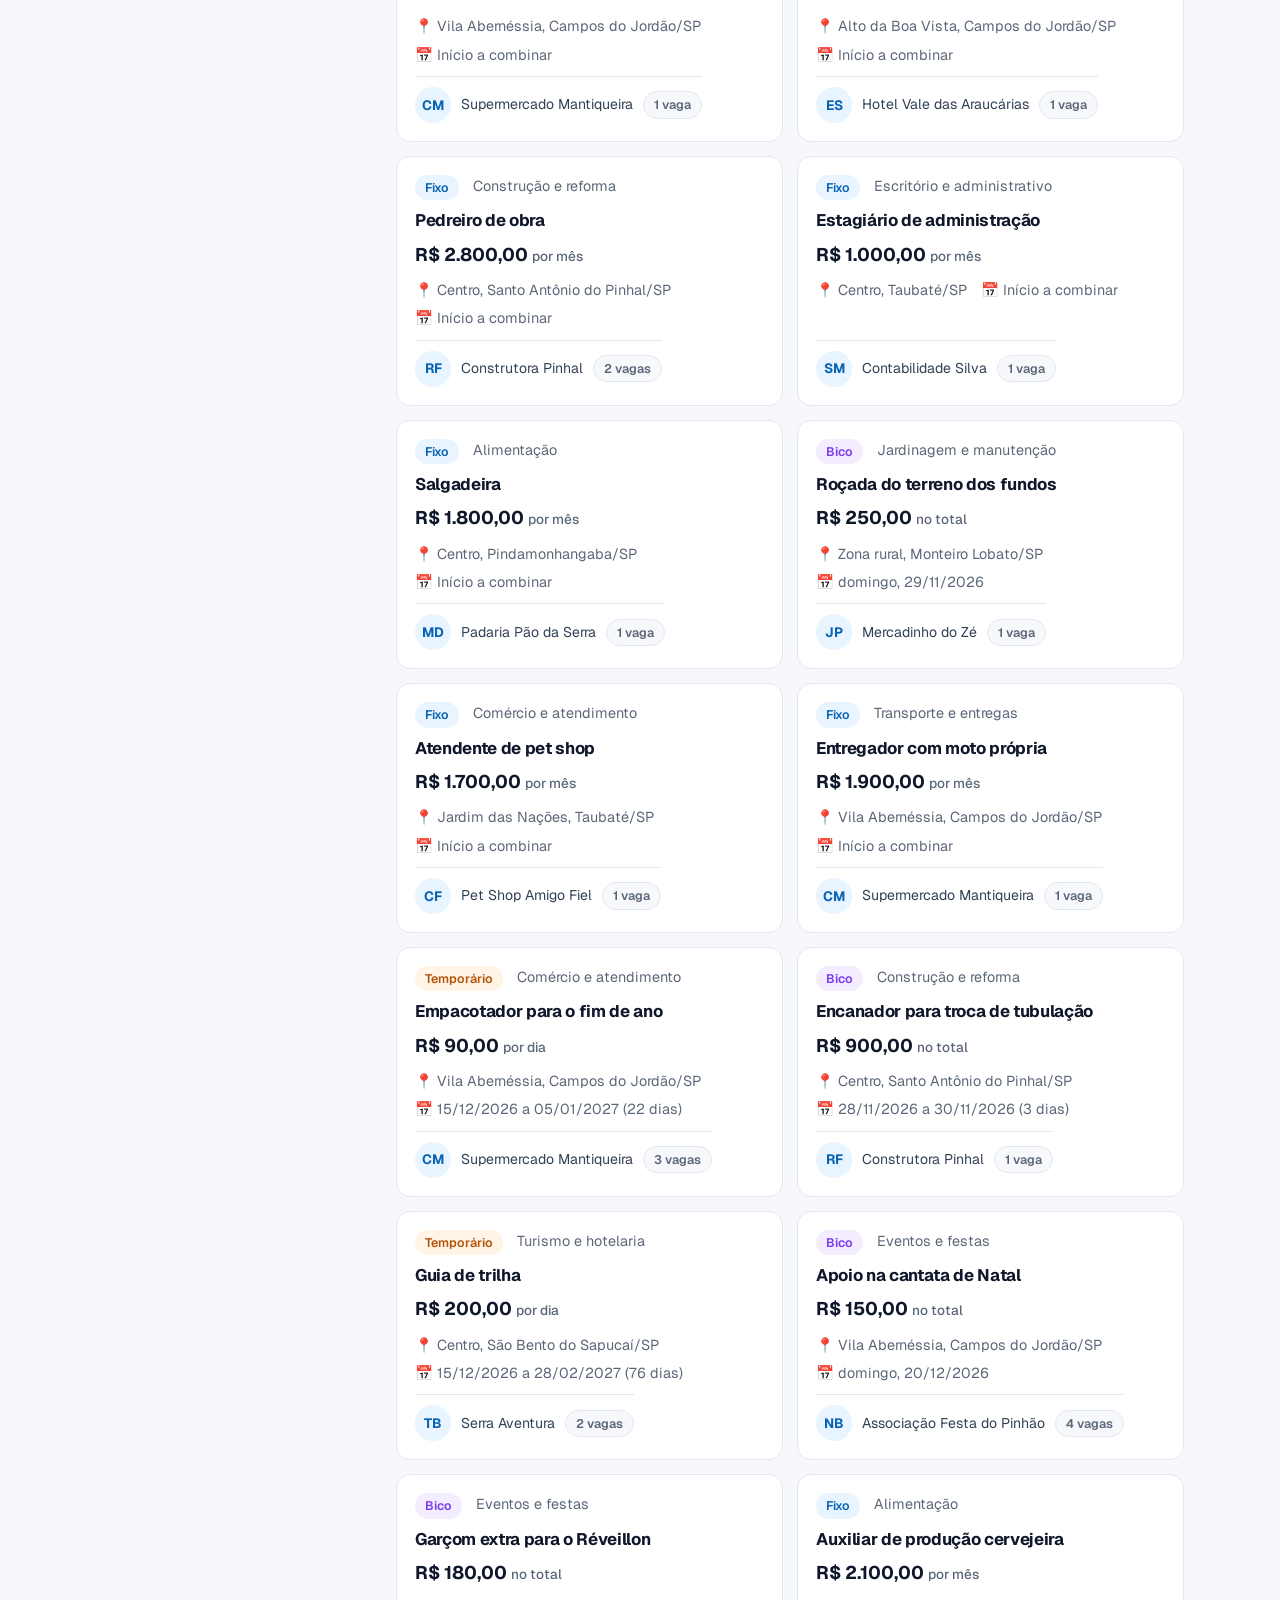
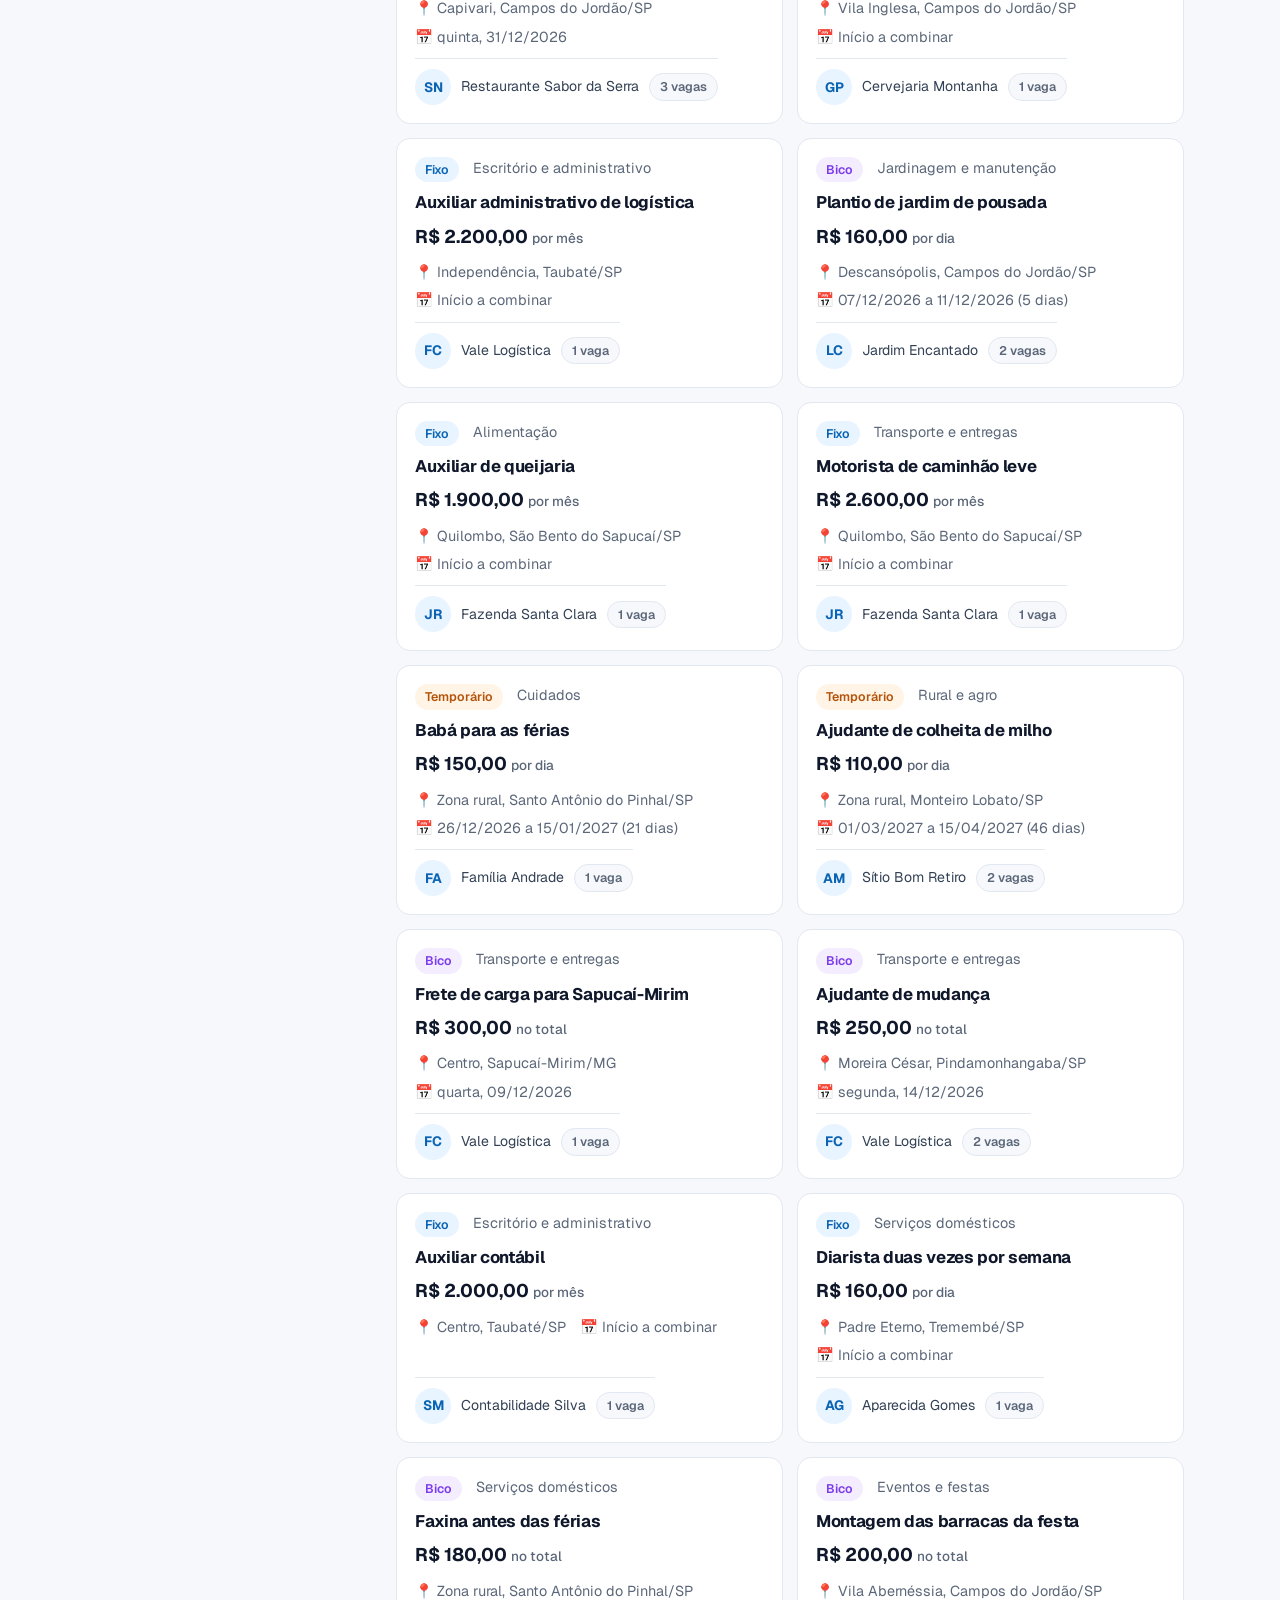
<file: web/vagas.html>
<!doctype html>
<html lang="pt-BR">
<head>
  <meta charset="utf-8">
  <meta name="viewport" content="width=device-width, initial-scale=1">
  <title>Vagas · Trampu</title>
  <meta name="description" content="Vagas abertas na sua região: emprego fixo, temporada e bicos.">
  <link rel="icon" href="img/favicon.svg" type="image/svg+xml">
  <link rel="preconnect" href="https://fonts.googleapis.com">
  <link rel="preconnect" href="https://fonts.gstatic.com" crossorigin>
  <link href="https://fonts.googleapis.com/css2?family=Geist:wght@400;500;600;700;800&display=swap" rel="stylesheet">
  <link rel="stylesheet" href="css/estilo.css">
</head>
<body>
  <header class="topo">
    <div class="container">
      <a class="marca" href="index.html" aria-label="Trampu, página inicial">
        <img src="img/logo.svg" alt="" width="23" height="30">
        <span>Trampu</span>
      </a>
      <button class="menu-botao" type="button" aria-label="Abrir menu" aria-expanded="false" aria-controls="menu">☰</button>
      <nav class="menu" id="menu" aria-label="Menu principal">
        <ul>
          <li><a href="index.html">Início</a></li>
          <li><a href="vagas.html" aria-current="page">Vagas</a></li>
          <li data-visitante><a href="entrar.html">Entrar</a></li>
          <li data-visitante class="destaque"><a href="cadastro.html">Criar conta</a></li>
          <li data-logado class="oculto"><a href="painel.html">Meu painel</a></li>
          <li data-logado class="oculto"><a href="#" data-sair>Sair</a></li>
        </ul>
      </nav>
    </div>
  </header>

  <main class="container">
    <section class="titulo-pagina">
      <h1>Vagas na região</h1>
      <p>Filtre por cidade, área e tipo de trabalho. Clique numa vaga para ver os detalhes e se candidatar.</p>
    </section>

    <div class="layout-vagas">
      <aside class="filtros cartao" aria-label="Filtros">
        <form id="form-filtros">
          <div class="campo">
            <label for="f-texto">Buscar</label>
            <input id="f-texto" type="search" placeholder="Ex.: garçom, colheita">
          </div>
          <div class="campo">
            <label for="f-cidade">Cidade</label>
            <select id="f-cidade"></select>
          </div>
          <div class="campo">
            <label for="f-categoria">Área</label>
            <select id="f-categoria"></select>
          </div>
          <fieldset>
            <legend class="legenda">Tipo de trabalho</legend>
            <div class="chips" id="f-tipos">
              <button type="button" class="chip" data-tipo="" aria-pressed="true">Todos</button>
              <button type="button" class="chip" data-tipo="FIXO" aria-pressed="false">Fixo</button>
              <button type="button" class="chip" data-tipo="TEMPORARIO" aria-pressed="false">Temporário</button>
              <button type="button" class="chip" data-tipo="BICO" aria-pressed="false">Bico</button>
            </div>
          </fieldset>
          <label class="opcao oculto" id="f-minhas-rotulo">
            <input id="f-minhas" type="checkbox">
            Só nas minhas cidades
          </label>
          <div class="campo" style="margin-top:16px">
            <label for="f-ordem">Ordenar por</label>
            <select id="f-ordem">
              <option value="recentes">Mais recentes</option>
              <option value="proximas">Começam antes</option>
              <option value="valor">Maior valor</option>
            </select>
          </div>
          <button class="botao secundario largo" type="reset">Limpar filtros</button>
        </form>
      </aside>

      <section aria-labelledby="titulo-resultado">
        <h2 id="titulo-resultado" class="sr-only">Resultado</h2>
        <p class="contador" id="contador" aria-live="polite"></p>
        <div class="grade" id="lista-vagas"></div>
      </section>
    </div>
  </main>

  <dialog id="detalhe" aria-labelledby="detalhe-titulo"><div class="dialogo-corpo"></div></dialog>

  <footer class="rodape-site">
    <div class="container">
      <p><strong>Trampu</strong> · Global Solution 2026/2 · CitizenTech · FIAP</p>
      <p>Protótipo com dados de exemplo · <button type="button" data-restaurar>Restaurar dados de exemplo</button></p>
    </div>
  </footer>

  <script src="js/dados.js"></script>
  <script src="js/comum.js"></script>
  <script src="js/detalhe.js"></script>
  <script src="js/vagas.js"></script>
</body>
</html>
</file>
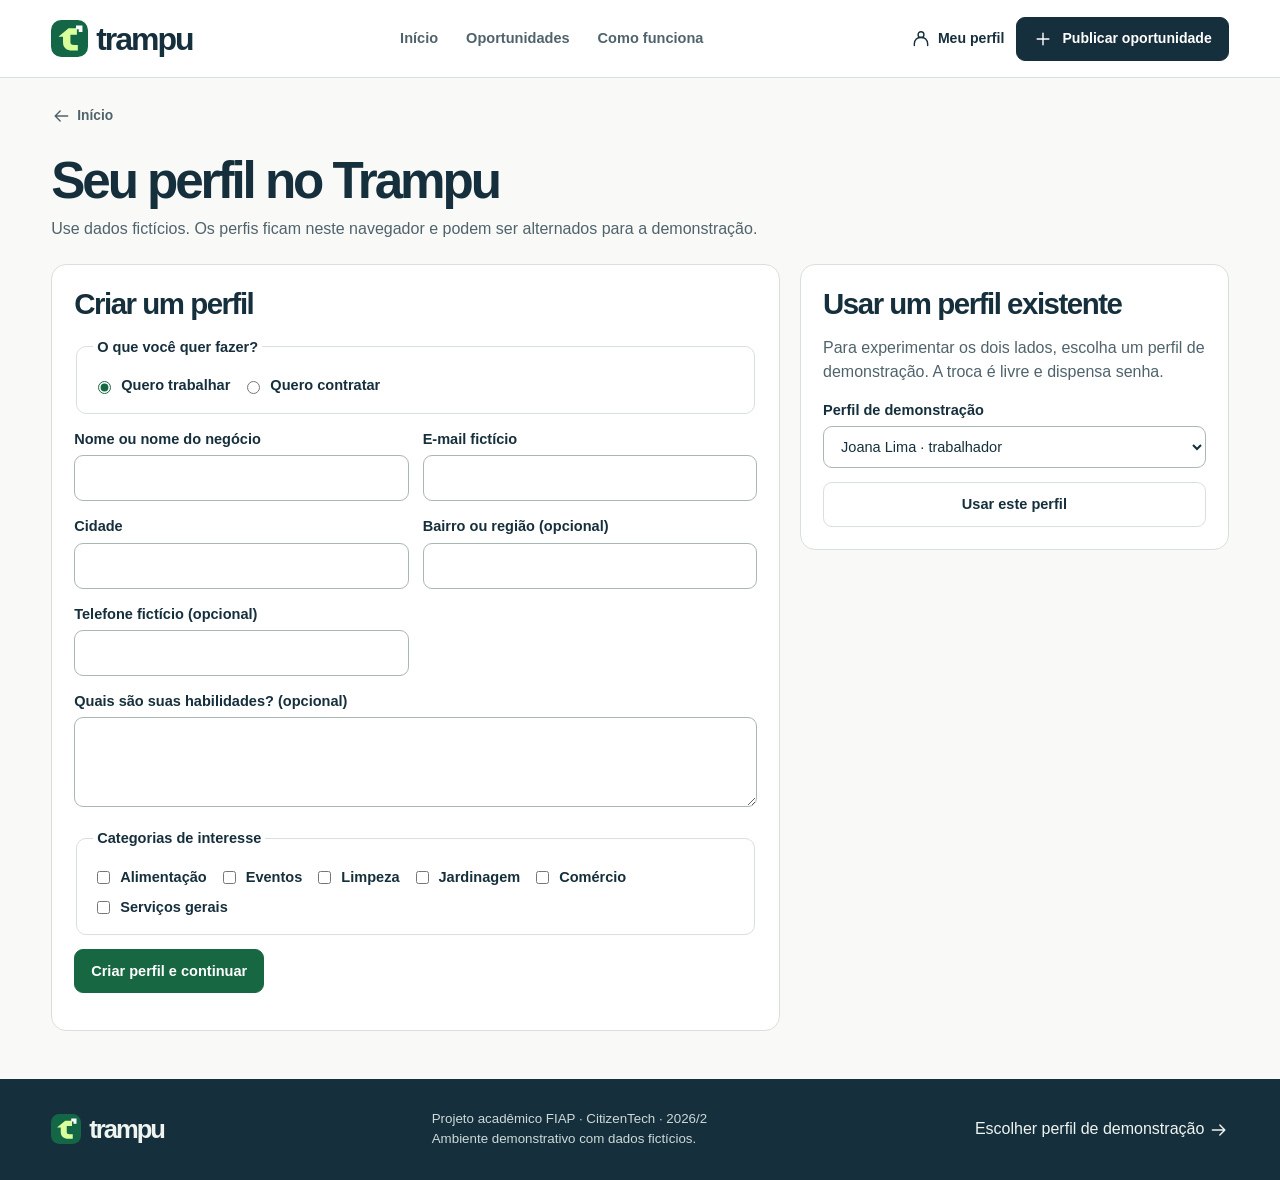
<file: TRAMPU/web/cadastro.html>
<!doctype html>
<html lang="pt-BR">
<head>
  <meta charset="utf-8">
  <meta name="viewport" content="width=device-width, initial-scale=1">
  <meta name="theme-color" content="#142e3c">
  <title>Perfis de demonstração · Trampu</title>
  <link rel="icon" href="assets/marca.svg" type="image/svg+xml">
  <link rel="stylesheet" href="css/estilo.css">
  <script defer src="js/dominio.js"></script>
  <script defer src="js/interface.js"></script>
  <script defer src="js/fluxos.js"></script>
</head>
<body data-pagina="cadastro">
  <a class="skip" href="#conteudo">Pular para o conteúdo</a>
  <header id="cabecalho"></header>
  <main id="conteudo" tabindex="-1"><noscript>Ative o JavaScript para usar a busca e os perfis do Trampu.</noscript></main>
  <footer id="rodape"></footer>
</body>
</html>
</file>
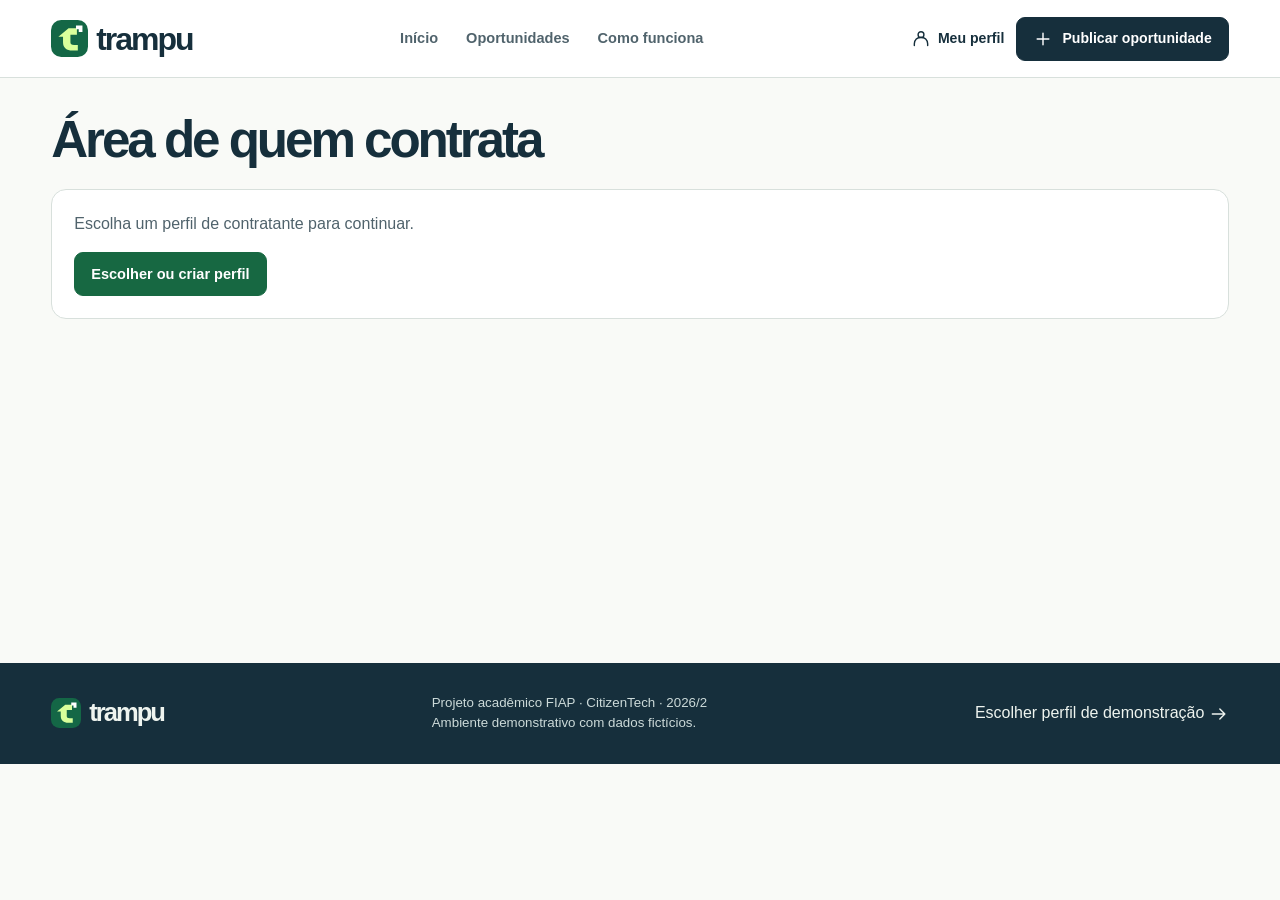
<file: TRAMPU/web/contratante.html>
<!doctype html>
<html lang="pt-BR">
<head>
  <meta charset="utf-8">
  <meta name="viewport" content="width=device-width, initial-scale=1">
  <meta name="theme-color" content="#142e3c">
  <title>Painel do contratante · Trampu</title>
  <link rel="icon" href="assets/marca.svg" type="image/svg+xml">
  <link rel="stylesheet" href="css/estilo.css">
  <script defer src="js/dominio.js"></script>
  <script defer src="js/interface.js"></script>
  <script defer src="js/fluxos.js"></script>
</head>
<body data-pagina="contratante">
  <a class="skip" href="#conteudo">Pular para o conteúdo</a>
  <header id="cabecalho"></header>
  <main id="conteudo" tabindex="-1"><noscript>Ative o JavaScript para usar a busca e os perfis do Trampu.</noscript></main>
  <footer id="rodape"></footer>
</body>
</html>
</file>
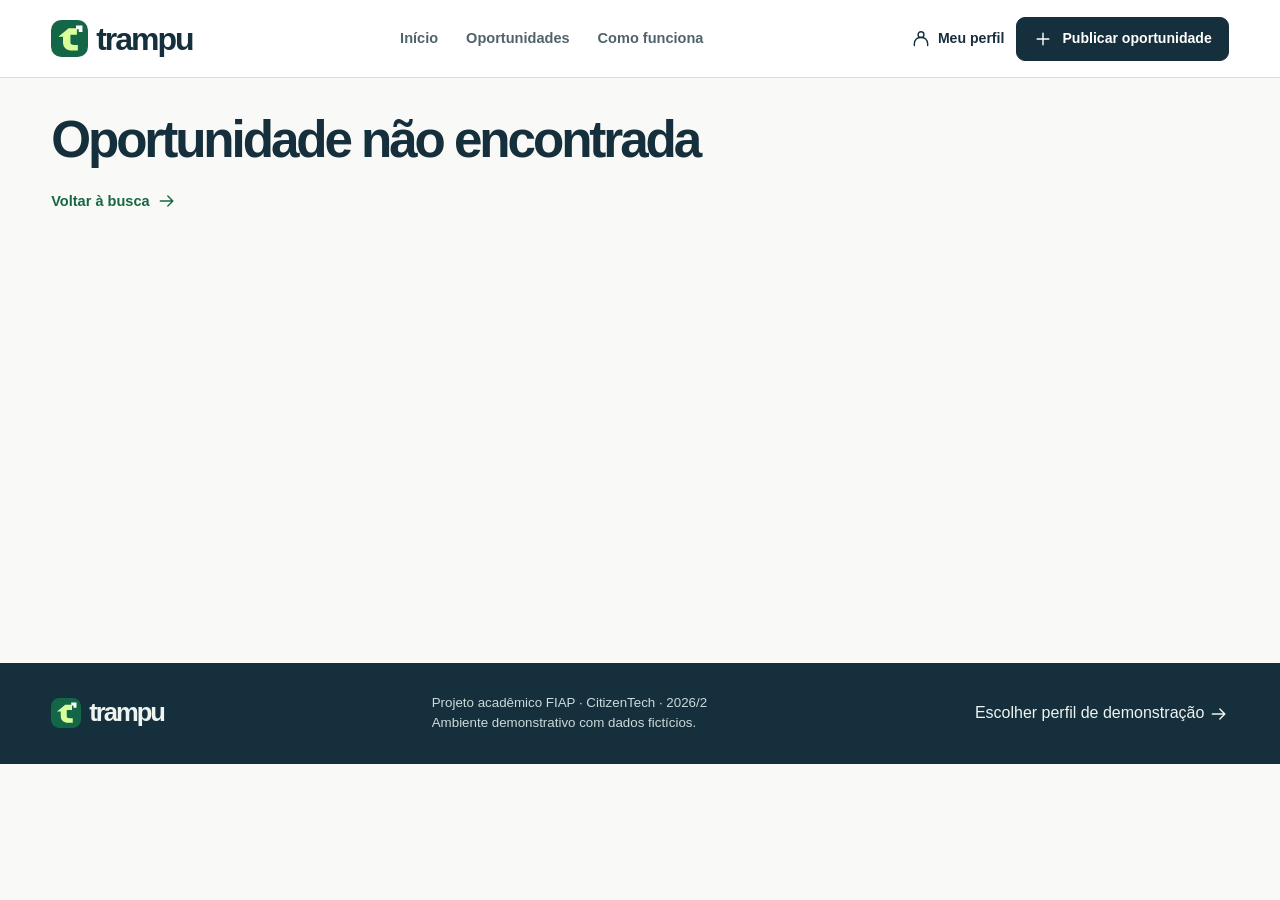
<file: TRAMPU/web/detalhes.html>
<!doctype html>
<html lang="pt-BR">
<head>
  <meta charset="utf-8">
  <meta name="viewport" content="width=device-width, initial-scale=1">
  <meta name="theme-color" content="#142e3c">
  <title>Detalhes da oportunidade · Trampu</title>
  <link rel="icon" href="assets/marca.svg" type="image/svg+xml">
  <link rel="stylesheet" href="css/estilo.css">
  <script defer src="js/dominio.js"></script>
  <script defer src="js/interface.js"></script>
  <script defer src="js/fluxos.js"></script>
</head>
<body data-pagina="detalhes">
  <a class="skip" href="#conteudo">Pular para o conteúdo</a>
  <header id="cabecalho"></header>
  <main id="conteudo" tabindex="-1"><noscript>Ative o JavaScript para usar a busca e os perfis do Trampu.</noscript></main>
  <footer id="rodape"></footer>
</body>
</html>
</file>
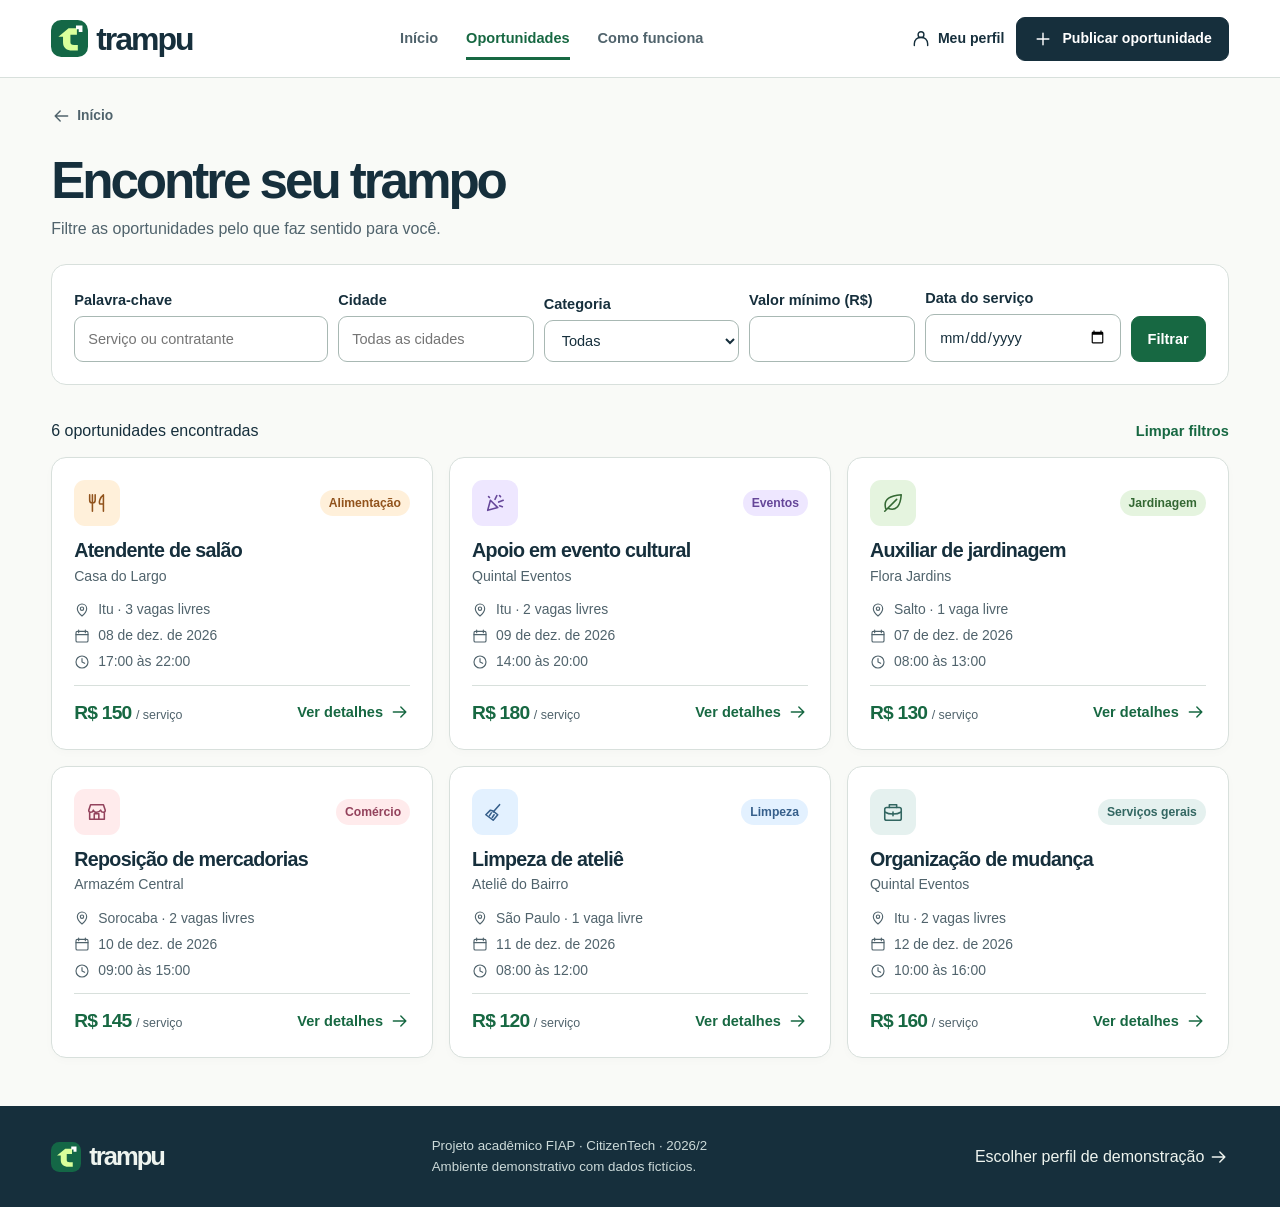
<file: TRAMPU/web/oportunidades.html>
<!doctype html>
<html lang="pt-BR">
<head>
  <meta charset="utf-8">
  <meta name="viewport" content="width=device-width, initial-scale=1">
  <meta name="theme-color" content="#142e3c">
  <title>Oportunidades · Trampu</title>
  <link rel="icon" href="assets/marca.svg" type="image/svg+xml">
  <link rel="stylesheet" href="css/estilo.css">
  <script defer src="js/dominio.js"></script>
  <script defer src="js/interface.js"></script>
  <script defer src="js/fluxos.js"></script>
</head>
<body data-pagina="oportunidades">
  <a class="skip" href="#conteudo">Pular para o conteúdo</a>
  <header id="cabecalho"></header>
  <main id="conteudo" tabindex="-1"><noscript>Ative o JavaScript para usar a busca e os perfis do Trampu.</noscript></main>
  <footer id="rodape"></footer>
</body>
</html>
</file>
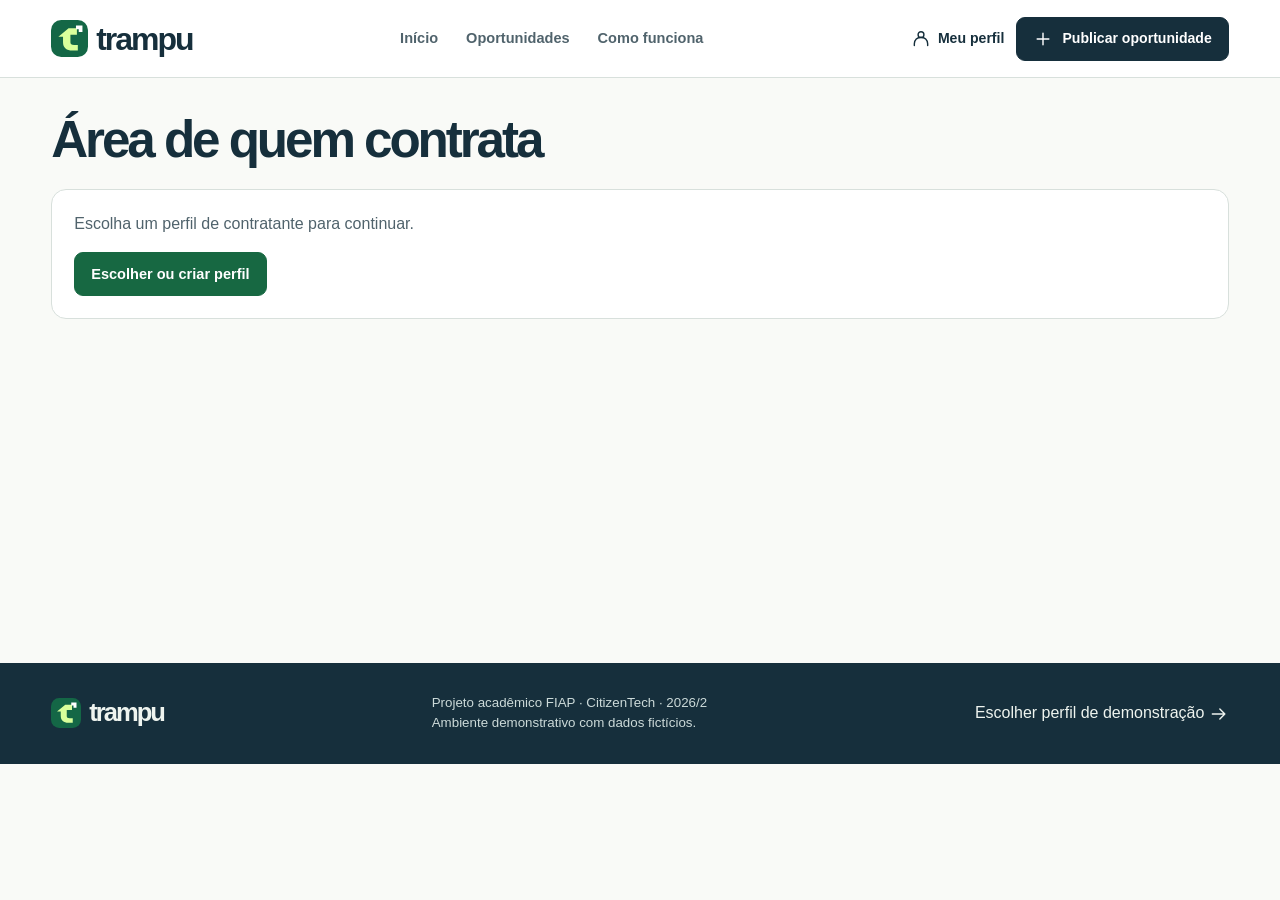
<file: TRAMPU/web/publicar.html>
<!doctype html>
<html lang="pt-BR">
<head>
  <meta charset="utf-8">
  <meta name="viewport" content="width=device-width, initial-scale=1">
  <meta name="theme-color" content="#142e3c">
  <title>Publicar oportunidade · Trampu</title>
  <link rel="icon" href="assets/marca.svg" type="image/svg+xml">
  <link rel="stylesheet" href="css/estilo.css">
  <script defer src="js/dominio.js"></script>
  <script defer src="js/interface.js"></script>
  <script defer src="js/fluxos.js"></script>
</head>
<body data-pagina="publicar">
  <a class="skip" href="#conteudo">Pular para o conteúdo</a>
  <header id="cabecalho"></header>
  <main id="conteudo" tabindex="-1"><noscript>Ative o JavaScript para usar a busca e os perfis do Trampu.</noscript></main>
  <footer id="rodape"></footer>
</body>
</html>
</file>
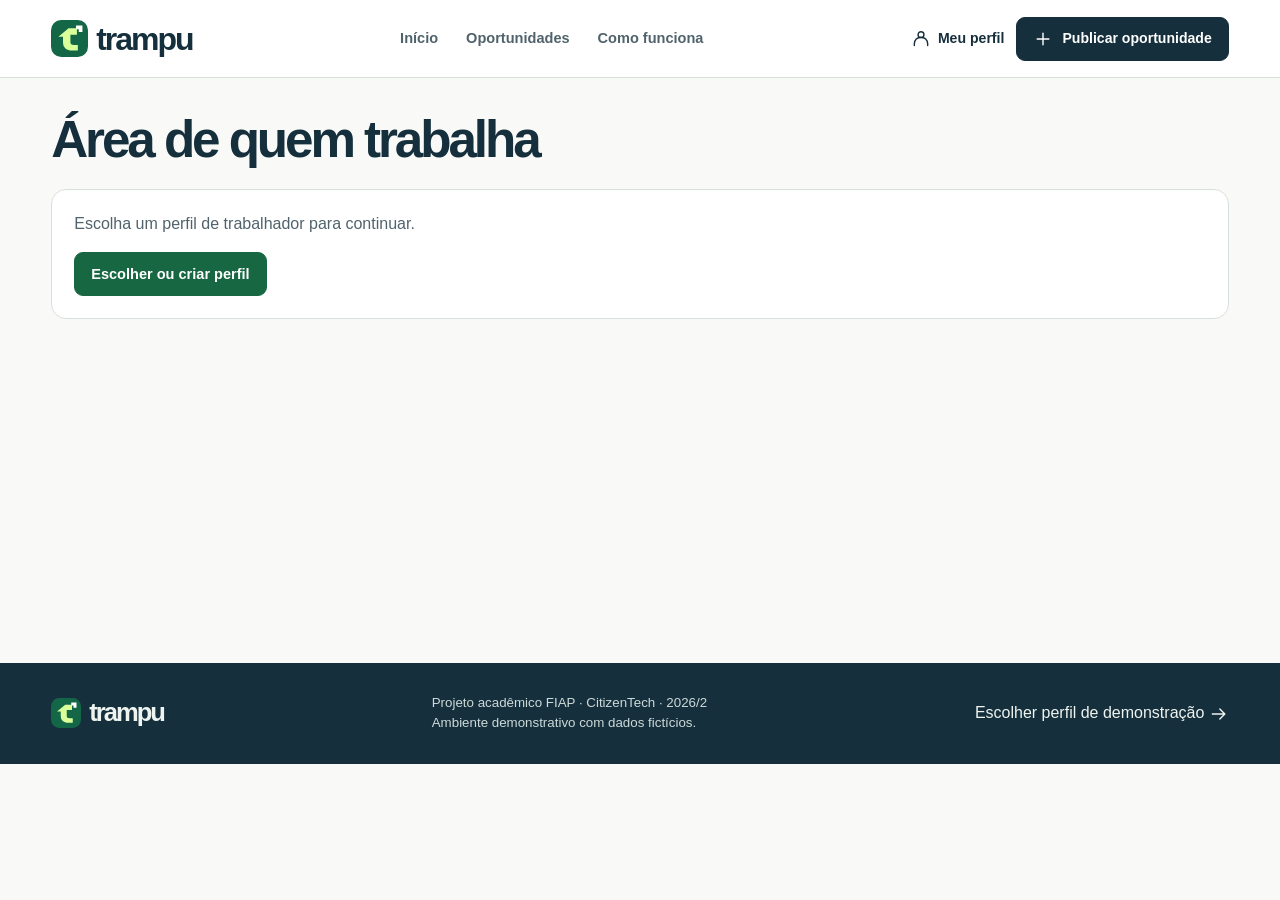
<file: TRAMPU/web/trabalhador.html>
<!doctype html>
<html lang="pt-BR">
<head>
  <meta charset="utf-8">
  <meta name="viewport" content="width=device-width, initial-scale=1">
  <meta name="theme-color" content="#142e3c">
  <title>Painel do trabalhador · Trampu</title>
  <link rel="icon" href="assets/marca.svg" type="image/svg+xml">
  <link rel="stylesheet" href="css/estilo.css">
  <script defer src="js/dominio.js"></script>
  <script defer src="js/interface.js"></script>
  <script defer src="js/fluxos.js"></script>
</head>
<body data-pagina="trabalhador">
  <a class="skip" href="#conteudo">Pular para o conteúdo</a>
  <header id="cabecalho"></header>
  <main id="conteudo" tabindex="-1"><noscript>Ative o JavaScript para usar a busca e os perfis do Trampu.</noscript></main>
  <footer id="rodape"></footer>
</body>
</html>
</file>
<file: web/css/estilo.css>
/* =====================================================================
   TRAMPU - estilos
   Mobile first. Cores definidas uma vez em :root.
   ===================================================================== */

:root {
  --azul: #1495fb;
  --azul-botao: #0a72cc;   /* azul com contraste 4,9:1 para texto branco */
  --azul-escuro: #0a64b3;
  --azul-claro: #e8f4ff;
  --tinta: #0f172a;
  --texto: #334155;
  --suave: #5b6779;
  --borda: #e2e8f0;
  --fundo: #f6f8fb;
  --branco: #ffffff;

  --fixo: #0a64b3;
  --fixo-fundo: #e8f4ff;
  --temp: #b45309;
  --temp-fundo: #fff4e5;
  --bico: #7c3aed;
  --bico-fundo: #f3edff;

  --ok: #15803d;
  --ok-fundo: #e9f8ee;
  --erro: #c0262d;
  --erro-fundo: #fdecec;
  --alerta: #92400e;
  --alerta-fundo: #fff7e6;

  --raio: 14px;
  --sombra: 0 1px 2px rgba(15, 23, 42, .05), 0 4px 16px rgba(15, 23, 42, .06);
  --largura: 1120px;
  --fonte: "Geist", system-ui, -apple-system, "Segoe UI", Roboto, sans-serif;
}

*, *::before, *::after { box-sizing: border-box; }

html { -webkit-text-size-adjust: 100%; }

body {
  margin: 0;
  font-family: var(--fonte);
  font-size: 16px;
  line-height: 1.55;
  color: var(--texto);
  background: var(--fundo);
  /* rodapé sempre no fim: a página ocupa no mínimo a altura da tela
     e o <main> cresce para preencher o espaço que sobrar */
  min-height: 100vh;
  display: flex;
  flex-direction: column;
}
body > main { flex: 1 0 auto; }
body > .rodape-site { flex-shrink: 0; }

h1, h2, h3 { color: var(--tinta); line-height: 1.2; margin: 0 0 .5em; letter-spacing: -0.02em; }
h1 { font-size: clamp(2rem, 6vw, 3.4rem); font-weight: 800; }
h2 { font-size: clamp(1.4rem, 3.5vw, 1.9rem); font-weight: 700; }
h3 { font-size: 1.1rem; font-weight: 700; }
p { margin: 0 0 1em; }
a { color: var(--azul-escuro); }
img { max-width: 100%; display: block; }

:focus-visible { outline: 3px solid var(--azul); outline-offset: 2px; border-radius: 6px; }

.container { width: 100%; max-width: var(--largura); margin: 0 auto; padding: 0 16px; }
.oculto { display: none !important; }
.sr-only {
  position: absolute; width: 1px; height: 1px; padding: 0; margin: -1px;
  overflow: hidden; clip: rect(0 0 0 0); white-space: nowrap; border: 0;
}

/* ----------------------------- Cabeçalho ----------------------------- */

.topo {
  position: sticky; top: 0; z-index: 20;
  background: rgba(255, 255, 255, .92);
  backdrop-filter: blur(10px);
  border-bottom: 1px solid var(--borda);
}
.topo .container { display: flex; align-items: center; justify-content: space-between; height: 64px; }

.marca { display: flex; align-items: center; gap: 10px; text-decoration: none; color: var(--tinta); }
.marca img { height: 30px; width: auto; }
.marca span { font-size: 1.45rem; font-weight: 800; letter-spacing: -0.04em; }

.menu-botao {
  display: inline-flex; align-items: center; justify-content: center;
  width: 44px; height: 44px; border: 1px solid var(--borda); border-radius: 10px;
  background: var(--branco); color: var(--tinta); cursor: pointer; font-size: 1.3rem;
}

.menu {
  position: absolute; top: 64px; left: 0; right: 0;
  background: var(--branco); border-bottom: 1px solid var(--borda);
  display: none; box-shadow: var(--sombra);
}
.menu.aberto { display: block; }
.menu ul { list-style: none; margin: 0; padding: 8px 16px 16px; display: flex; flex-direction: column; gap: 4px; }
.menu a {
  display: block; padding: 12px 14px; border-radius: 10px;
  color: var(--texto); text-decoration: none; font-weight: 500;
}
.menu a:hover { background: var(--fundo); color: var(--tinta); }
.menu a[aria-current="page"] { color: var(--azul-escuro); background: var(--azul-claro); }
.menu .destaque a { background: var(--azul-botao); color: var(--branco); text-align: center; }
.menu .destaque a:hover { background: var(--azul-escuro); color: var(--branco); }

@media (min-width: 820px) {
  .menu-botao { display: none; }
  .menu { position: static; display: block; background: none; border: 0; box-shadow: none; }
  .menu ul { flex-direction: row; align-items: center; padding: 0; }
  .menu a { padding: 8px 14px; }
}

/* ------------------------------ Botões ------------------------------ */

.botao {
  display: inline-flex; align-items: center; justify-content: center; gap: 8px;
  min-height: 46px; padding: 0 20px;
  border: 1px solid transparent; border-radius: 12px;
  font: inherit; font-weight: 600; text-decoration: none; cursor: pointer;
  background: var(--azul-botao); color: var(--branco);
  transition: background .15s, transform .05s;
}
.botao:hover { background: var(--azul-escuro); }
.botao:active { transform: translateY(1px); }
.botao:disabled { opacity: .6; cursor: wait; }
.botao.secundario { background: var(--branco); color: var(--tinta); border-color: var(--borda); }
.botao.secundario:hover { background: var(--fundo); }
.botao.perigo { background: var(--branco); color: var(--erro); border-color: #f3c1c3; }
.botao.perigo:hover { background: var(--erro-fundo); }
.botao.ok { background: var(--ok); }
.botao.ok:hover { background: #116632; }
.botao.pequeno { min-height: 38px; padding: 0 14px; font-size: .92rem; border-radius: 10px; }
.botao.largo { width: 100%; }

/* ------------------------------ Hero ------------------------------ */

.hero { background: var(--tinta); color: #cbd5e1; padding: 56px 0 64px; position: relative; overflow: hidden; }
.hero h1 { color: var(--branco); max-width: 14ch; }
.hero h1 em { font-style: normal; color: var(--azul); }
.hero p.lead { font-size: 1.15rem; max-width: 46ch; color: #cbd5e1; }
.hero-logo { position: absolute; right: -40px; bottom: -60px; width: 260px; opacity: .08; pointer-events: none; }

.busca-rapida {
  margin-top: 28px; background: var(--branco); border-radius: var(--raio);
  padding: 10px; display: grid; gap: 8px; max-width: 720px; box-shadow: var(--sombra);
}
.busca-rapida input, .busca-rapida select { border: 0; background: var(--fundo); }
@media (min-width: 640px) {
  .busca-rapida { grid-template-columns: 1.4fr 1fr auto; }
}

.numeros { display: flex; flex-wrap: wrap; gap: 28px; margin-top: 32px; }
.numeros strong { display: block; font-size: 1.8rem; color: var(--branco); line-height: 1.1; }
.numeros span { font-size: .9rem; }

/* ------------------------------ Seções ------------------------------ */

.secao { padding: 48px 0; }
.secao.branca { background: var(--branco); border-top: 1px solid var(--borda); border-bottom: 1px solid var(--borda); }
.secao-topo { display: flex; flex-wrap: wrap; align-items: end; justify-content: space-between; gap: 12px; margin-bottom: 20px; }
.secao-topo p { margin: 0; color: var(--suave); }
.titulo-pagina { padding: 32px 0 8px; }
.titulo-pagina p { color: var(--suave); max-width: 60ch; }

.grade { display: grid; gap: 14px; grid-template-columns: repeat(auto-fill, minmax(min(100%, 300px), 1fr)); }
.grade-cat { display: grid; gap: 10px; grid-template-columns: repeat(auto-fill, minmax(min(100%, 220px), 1fr)); }

.passos { display: grid; gap: 16px; grid-template-columns: repeat(auto-fit, minmax(min(100%, 260px), 1fr)); }
.passo { background: var(--branco); border: 1px solid var(--borda); border-radius: var(--raio); padding: 22px; }
.passo .num {
  display: inline-grid; place-items: center; width: 34px; height: 34px; border-radius: 50%;
  background: var(--azul-claro); color: var(--azul-escuro); font-weight: 700; margin-bottom: 12px;
}
.passo ul { margin: 0; padding-left: 18px; }
.passo li { margin-bottom: 6px; }

/* ------------------------------ Cartões ------------------------------ */

.cartao {
  background: var(--branco); border: 1px solid var(--borda); border-radius: var(--raio);
  padding: 18px; box-shadow: var(--sombra);
}

.vaga {
  display: flex; flex-direction: column; gap: 10px;
  background: var(--branco); border: 1px solid var(--borda); border-radius: var(--raio);
  padding: 18px; text-align: left; font: inherit; color: inherit; cursor: pointer;
  transition: border-color .15s, box-shadow .15s, transform .15s;
}
.vaga:hover { border-color: #b9d9f7; box-shadow: var(--sombra); transform: translateY(-2px); }
.vaga h3 { margin: 0; font-size: 1.05rem; }
.vaga .valor { font-size: 1.15rem; font-weight: 700; color: var(--tinta); }
.vaga .valor small { font-weight: 500; color: var(--suave); font-size: .85rem; }
.vaga .linha { display: flex; flex-wrap: wrap; gap: 6px 14px; font-size: .9rem; color: var(--suave); }
.vaga .rodape { display: flex; align-items: center; gap: 10px; margin-top: auto; padding-top: 10px; border-top: 1px solid var(--borda); font-size: .88rem; }

.etiqueta {
  display: inline-flex; align-items: center; gap: 6px;
  padding: 3px 10px; border-radius: 999px; font-size: .78rem; font-weight: 600; width: fit-content;
}
.etiqueta.FIXO { color: var(--fixo); background: var(--fixo-fundo); }
.etiqueta.TEMPORARIO { color: var(--temp); background: var(--temp-fundo); }
.etiqueta.BICO { color: var(--bico); background: var(--bico-fundo); }
.etiqueta.neutra { color: var(--suave); background: var(--fundo); border: 1px solid var(--borda); }
.etiqueta.ENVIADA { color: var(--alerta); background: var(--alerta-fundo); }
.etiqueta.ACEITA { color: var(--ok); background: var(--ok-fundo); }
.etiqueta.RECUSADA { color: var(--erro); background: var(--erro-fundo); }
.etiqueta.CANCELADA, .etiqueta.FECHADA { color: var(--suave); background: var(--fundo); border: 1px solid var(--borda); }

.avatar {
  flex: none; display: inline-grid; place-items: center;
  width: 36px; height: 36px; border-radius: 50%;
  background: var(--azul-claro); color: var(--azul-escuro); font-weight: 700; font-size: .85rem;
}
.avatar.grande { width: 64px; height: 64px; font-size: 1.3rem; }

.categoria {
  display: flex; flex-direction: column; gap: 2px; padding: 14px 16px;
  background: var(--branco); border: 1px solid var(--borda); border-radius: 12px;
  text-decoration: none; color: var(--texto);
}
.categoria:hover { border-color: var(--azul); }
.categoria strong { color: var(--tinta); }
.categoria span { font-size: .85rem; color: var(--suave); }

.chips { display: flex; flex-wrap: wrap; gap: 8px; }
.chip {
  border: 1px solid var(--borda); background: var(--branco); color: var(--texto);
  border-radius: 999px; padding: 8px 14px; font: inherit; font-size: .9rem; cursor: pointer; min-height: 40px;
}
.chip[aria-pressed="true"] { background: var(--tinta); border-color: var(--tinta); color: var(--branco); }

.vazio { text-align: center; padding: 40px 16px; color: var(--suave); background: var(--branco); border: 1px dashed var(--borda); border-radius: var(--raio); }

/* ------------------------------ Filtros ------------------------------ */

.layout-vagas { display: grid; gap: 20px; padding-bottom: 56px; }
@media (min-width: 900px) { .layout-vagas { grid-template-columns: 280px 1fr; align-items: start; } }

.filtros { display: grid; gap: 16px; }
@media (min-width: 900px) { .filtros { position: sticky; top: 84px; } }
.contador { color: var(--suave); margin-bottom: 12px; }

/* ------------------------------ Formulários ------------------------------ */

.campo { display: flex; flex-direction: column; gap: 6px; margin-bottom: 16px; }
.campo > label, .legenda { font-weight: 600; color: var(--tinta); font-size: .95rem; }
.campo .dica { font-size: .85rem; color: var(--suave); }
.opcional { font-weight: 400; color: var(--suave); }

input, select, textarea {
  width: 100%; font: inherit; color: var(--tinta);
  padding: 11px 14px; min-height: 46px;
  border: 1px solid #cbd5e1; border-radius: 10px; background: var(--branco);
}
textarea { min-height: 96px; resize: vertical; }
select[multiple] { padding: 6px; min-height: 0; }
select[multiple] option { padding: 7px 10px; border-radius: 6px; }
select[multiple] option:checked { background: var(--azul-claro); color: var(--azul-escuro); font-weight: 600; }
.selecionadas { font-size: .87rem; color: var(--azul-escuro); font-weight: 500; }
input:focus, select:focus, textarea:focus { outline: none; border-color: var(--azul); box-shadow: 0 0 0 3px rgba(20, 149, 251, .2); }
input[aria-invalid="true"], select[aria-invalid="true"], textarea[aria-invalid="true"] { border-color: var(--erro); background: #fffafa; }

.erro-campo { color: var(--erro); font-size: .87rem; font-weight: 500; min-height: 0; }
.erro-campo:empty { display: none; }

.linha-2 { display: grid; gap: 0 14px; }
@media (min-width: 600px) { .linha-2 { grid-template-columns: 1fr 1fr; } }

fieldset { border: 0; padding: 0; margin: 0 0 16px; min-width: 0; }
legend { padding: 0; margin-bottom: 8px; }

.opcoes { display: grid; gap: 8px; grid-template-columns: repeat(auto-fill, minmax(min(100%, 200px), 1fr)); }
.opcao {
  display: flex; align-items: center; gap: 10px; padding: 10px 12px; min-height: 46px;
  border: 1px solid var(--borda); border-radius: 10px; background: var(--branco); cursor: pointer; font-size: .95rem;
}
.opcao input { width: 18px; height: 18px; min-height: 0; margin: 0; accent-color: var(--azul); flex: none; }
.opcao:has(input:checked) { border-color: var(--azul); background: var(--azul-claro); }

.seletor-conta { display: grid; gap: 10px; grid-template-columns: 1fr 1fr; margin-bottom: 24px; }
.seletor-conta label {
  position: relative;
  display: flex; flex-direction: column; gap: 4px; padding: 16px; cursor: pointer;
  border: 2px solid var(--borda); border-radius: var(--raio); background: var(--branco);
}
.seletor-conta label:has(input:checked) { border-color: var(--azul); background: var(--azul-claro); }
.seletor-conta label:has(input:focus-visible) { outline: 3px solid var(--azul); outline-offset: 2px; }
/* rádio invisível, mas ocupando o cartão inteiro (continua clicável e acessível pelo teclado) */
.seletor-conta input { position: absolute; inset: 0; width: 100%; height: 100%; min-height: 0; margin: 0; opacity: 0; cursor: pointer; }
.seletor-conta strong { color: var(--tinta); font-size: 1.05rem; }
.seletor-conta span { font-size: .87rem; color: var(--suave); }

.forca { height: 6px; border-radius: 999px; background: var(--borda); overflow: hidden; }
.forca div { height: 100%; width: 0; background: var(--erro); transition: width .2s, background .2s; }

.form-estreito { max-width: 640px; margin: 0 auto 56px; }
.form-estreito.mini { max-width: 440px; }

.aviso { padding: 12px 14px; border-radius: 10px; font-size: .95rem; margin-bottom: 16px; }
.aviso.erro { background: var(--erro-fundo); color: var(--erro); }
.aviso.ok { background: var(--ok-fundo); color: var(--ok); }
.aviso.info { background: var(--azul-claro); color: var(--azul-escuro); }
.aviso:empty { display: none; }

/* ------------------------------ Detalhe da vaga ------------------------------ */

dialog {
  width: min(640px, calc(100% - 24px)); max-height: calc(100% - 24px);
  border: 0; border-radius: 18px; padding: 0; box-shadow: 0 20px 60px rgba(15, 23, 42, .3);
}
dialog::backdrop { background: rgba(15, 23, 42, .55); }
.dialogo-corpo { padding: 24px; }
.dialogo-topo { display: flex; justify-content: space-between; gap: 12px; align-items: start; }
.fechar { border: 0; background: var(--fundo); width: 40px; height: 40px; border-radius: 50%; font-size: 1.2rem; cursor: pointer; flex: none; }

.ficha { display: grid; gap: 10px; margin: 18px 0; padding: 0; }
.ficha div { display: grid; grid-template-columns: 110px 1fr; gap: 10px; }
.ficha dt { color: var(--suave); font-size: .9rem; }
.ficha dd { margin: 0; color: var(--tinta); font-weight: 500; }

.pessoa { display: flex; gap: 12px; align-items: center; padding: 14px; background: var(--fundo); border-radius: 12px; margin-bottom: 16px; }
.pessoa p { margin: 0; font-size: .9rem; }

/* ------------------------------ Painel ------------------------------ */

.abas { display: flex; gap: 6px; overflow-x: auto; border-bottom: 1px solid var(--borda); margin-bottom: 20px; }
.abas button {
  border: 0; background: none; font: inherit; font-weight: 600; color: var(--suave);
  padding: 12px 14px; border-bottom: 3px solid transparent; cursor: pointer; white-space: nowrap; min-height: 46px;
}
.abas button[aria-selected="true"] { color: var(--azul-escuro); border-color: var(--azul); }
.contagem { display: inline-grid; place-items: center; min-width: 22px; height: 22px; padding: 0 6px; margin-left: 6px; border-radius: 999px; background: var(--erro); color: var(--branco); font-size: .75rem; }

.perfil-topo { display: flex; gap: 16px; align-items: center; flex-wrap: wrap; margin-bottom: 8px; }
.perfil-topo p { margin: 0; color: var(--suave); }

.lista { display: grid; gap: 12px; }
.item { background: var(--branco); border: 1px solid var(--borda); border-radius: var(--raio); padding: 16px; display: grid; gap: 8px; }
.item .cabeca { display: flex; flex-wrap: wrap; justify-content: space-between; gap: 8px; align-items: center; }
.item h3 { margin: 0; font-size: 1rem; }
.item p { margin: 0; }
.item .meta { font-size: .9rem; color: var(--suave); }
.item .acoes { display: flex; flex-wrap: wrap; gap: 8px; align-items: center; }
.item .acoes input { flex: 1 1 220px; min-height: 38px; padding: 6px 12px; }
.contato { background: var(--ok-fundo); color: var(--ok); padding: 8px 12px; border-radius: 10px; font-weight: 600; font-size: .92rem; width: fit-content; }
.recado { font-style: italic; color: var(--texto); }

.estatisticas { display: grid; gap: 12px; grid-template-columns: repeat(auto-fit, minmax(140px, 1fr)); margin-bottom: 24px; }
.estatisticas div { background: var(--branco); border: 1px solid var(--borda); border-radius: var(--raio); padding: 14px 16px; }
.estatisticas strong { display: block; font-size: 1.6rem; color: var(--tinta); }
.estatisticas span { font-size: .87rem; color: var(--suave); }

/* ------------------------------ Rodapé ------------------------------ */

.rodape-site { background: var(--tinta); color: #94a3b8; padding: 32px 0; font-size: .9rem; }
.rodape-site .container { display: flex; flex-wrap: wrap; gap: 12px 32px; justify-content: space-between; }
.rodape-site a { color: #cbd5e1; }
.rodape-site button { background: none; border: 0; color: #cbd5e1; font: inherit; text-decoration: underline; cursor: pointer; padding: 0; }
</file>
<file: TRAMPU/web/css/estilo.css>
*{box-sizing:border-box} :root{--ink:#162f3c;--muted:#50636c;--green:#176842;--line:#d8e0dc;--lime:#d2f99b;--pale:#f2f6ef;--white:#fff;--radius:15px;color-scheme:light}
html{scroll-behavior:smooth;scroll-padding-top:20px}body{margin:0;color:var(--ink);background:#f9faf7;font-family:"Inter","Segoe UI",Arial,sans-serif;line-height:1.52}h1,h2,h3,p{margin:0}a{color:inherit;text-decoration:none}button,input,textarea,select{font:inherit;color:inherit}button,a,input,select,textarea{touch-action:manipulation}button,a.button{cursor:pointer}button{border:0;background:none}input,select,textarea{min-width:0;width:100%;padding:11px 13px;border:1px solid #a8b8b3;border-radius:9px;background:white}textarea{resize:vertical}label,legend{font-weight:650;font-size:.91rem}label input,label select,label textarea{margin-top:5px;font-weight:400}input[type=radio],input[type=checkbox]{width:auto;accent-color:var(--green)}fieldset{border:1px solid var(--line);border-radius:10px;padding:12px 16px}legend{padding:0 4px}:focus-visible{outline:3px solid #986000;outline-offset:3px}[hidden]{display:none!important}.skip{position:absolute;z-index:5;background:white;padding:12px;left:10px;top:-100px}.skip:focus{top:5px}.wrap{width:min(1250px,92%);margin-inline:auto}.icon{width:20px;height:20px;flex:none;vertical-align:middle;fill:none;stroke:currentColor;stroke-width:1.7;stroke-linecap:round;stroke-linejoin:round}.brand{display:inline-flex;align-items:center;gap:8px;font-size:2rem;line-height:1;font-weight:800;letter-spacing:-2px}.brand img{width:37px;height:37px}.nav{min-height:77px;display:flex;align-items:center;gap:32px;justify-content:space-between}.nav nav,.nav-actions,.row,.links{display:flex;gap:15px;align-items:center;flex-wrap:wrap}.nav nav{gap:28px}.nav nav a{font-size:.91rem;font-weight:600;color:var(--muted)}.nav nav a[aria-current]{color:var(--green);box-shadow:0 3px var(--green);padding-block:7px}.nav-actions{gap:12px}.nav-actions a{font-size:.88rem}header{background:white;border-bottom:1px solid var(--line)}.button{display:inline-flex;align-items:center;justify-content:center;gap:9px;background:var(--ink);border:1px solid var(--ink);color:white;border-radius:9px;padding:11px 16px;font-weight:650;font-size:.91rem;line-height:1.4}.button:hover{background:#264b5f}.button.light{background:white;color:var(--ink);border-color:var(--line)}.button.light:hover{background:var(--pale)}.button.green{background:var(--green);border-color:var(--green)}.link{display:inline-flex;align-items:center;gap:7px;color:var(--green);font-weight:680;font-size:.91rem}.link:hover,footer a:hover,.crumb:hover{text-decoration:underline}.icon-link{display:inline-flex;align-items:center;gap:7px;font-weight:620}.hero{background:#eaf4e7;border-bottom:1px solid #cedfcf;overflow:hidden}.hero-grid{display:grid;grid-template-columns:1.07fr .93fr;align-items:center;gap:3%;min-height:390px;padding-block:32px}.eyebrow{font-size:.76rem;letter-spacing:.11em;font-weight:760;text-transform:uppercase;color:var(--green);display:flex;align-items:center;gap:7px}.eyebrow .icon{width:16px;height:16px}.hero h1{font-size:clamp(3rem,5.2vw,5rem);line-height:1.02;letter-spacing:-.068em;font-weight:740;margin:14px 0 16px}.hero h1 em{font-style:normal;color:var(--green)}.hero p{max-width:495px;color:#354e4b;font-size:1.03rem}.hero-art{position:relative;isolation:isolate;align-self:stretch;display:flex;align-items:center;justify-content:center}.hero-art img{display:block;width:100%;max-height:325px;object-fit:contain;mix-blend-mode:multiply;mask-image:linear-gradient(90deg,transparent,#000 5%,#000 96%,transparent)}.searchbar{display:flex;align-items:center;gap:10px;background:#fff;border:1px solid #bfcebe;box-shadow:0 4px 0 #193c2710;padding:6px 6px 6px 14px;border-radius:12px;max-width:600px;margin-top:24px}.searchbar label{display:flex;align-items:center;gap:7px;flex:1;min-width:0;color:var(--muted)}.searchbar label.city{flex:.7;padding-left:12px;border-left:1px solid var(--line)}.searchbar input{padding:5px 0;border:none;background:transparent;margin:0;font-size:.91rem}.searchbar .button{white-space:nowrap}.visually-hidden{position:absolute;width:1px;height:1px;overflow:hidden;clip-path:inset(50%);white-space:nowrap}.section{padding-block:36px}.section+.section{padding-top:4px}.section-head{display:flex;align-items:end;justify-content:space-between;gap:15px;margin-bottom:17px}.section-head h2,.panel h2,.how h2{font-size:clamp(1.48rem,2.3vw,2.05rem);letter-spacing:-.05em;line-height:1.16}.section-head p,.muted,.panel p,.intro p{color:var(--muted)}.cats{display:grid;grid-template-columns:repeat(6,1fr);gap:10px}.cat{background:white;border:1px solid var(--line);border-radius:11px;display:flex;align-items:center;gap:10px;padding:12px;font-size:.89rem;font-weight:650}.cat:hover,.card:hover{border-color:#8ea99c}.tile{width:40px;height:40px;border-radius:11px;display:inline-grid;place-items:center;background:var(--tint);color:var(--tone);flex:none}.card .tile{width:46px;height:46px}.tile .icon{width:22px;height:22px}.cards{display:grid;grid-template-columns:repeat(3,minmax(0,1fr));gap:16px}.card,.panel,.step{background:white;border:1px solid var(--line);border-radius:var(--radius);padding:22px}.card{display:flex;flex-direction:column;gap:12px;box-shadow:0 3px 10px #10263305}.card-top,.card-bottom,.split{display:flex;align-items:center;justify-content:space-between;gap:12px;flex-wrap:wrap}.chip{display:inline-flex;align-items:center;gap:6px;padding:4px 9px;background:var(--tint,#eaf4e8);color:var(--tone,#23623f);font-size:.76rem;font-weight:680;border-radius:30px}.card h3,.panel h3,.step h3{font-size:1.23rem;line-height:1.25;letter-spacing:-.035em}.card .company{font-size:.88rem;color:var(--muted);margin-top:3px}.facts{display:grid;gap:5px;color:var(--muted);font-size:.87rem}.facts span,.detail-fact{display:flex;align-items:center;gap:8px}.facts .icon{width:16px;height:16px}.card-bottom{border-top:1px solid var(--line);padding-top:12px;margin-top:auto}.money{font-size:1.2rem;color:var(--green);letter-spacing:-.04em}.unit{color:var(--muted);font-size:.78rem}.how{background:#eef3ed;padding:38px 0}.how .cards{margin-top:20px}.step{display:grid;align-content:start;gap:10px}.step p{color:var(--muted)}footer{background:var(--ink);color:#eef4ef;padding:30px 0}.foot{display:flex;align-items:center;justify-content:space-between;gap:18px;flex-wrap:wrap}.foot small{color:#ccdad9}.foot .brand{font-size:1.6rem}.foot .brand img{width:30px;height:30px}
.content{padding-block:28px 48px;min-height:65vh}.crumb{font-size:.86rem;display:inline-flex;align-items:center;gap:6px;color:var(--muted);font-weight:600;margin-bottom:20px}.intro{margin-bottom:22px}.intro h1,.detail h1{font-size:clamp(2.1rem,4vw,3.4rem);line-height:1.08;letter-spacing:-.06em;margin:6px 0 9px}.panel{display:grid;align-content:start;gap:15px;min-width:0}.panel+.panel{margin-top:15px}.layout{display:grid;grid-template-columns:minmax(0,1.7fr) minmax(270px,1fr);gap:20px;align-items:start}.layout>.panel+.panel{margin:0}.fields{display:grid;grid-template-columns:repeat(2,minmax(0,1fr));gap:14px}.fields .wide,.wide{grid-column:1/-1}.form,.stack{display:grid;gap:14px}.option{display:inline-flex;align-items:center;gap:7px;margin:4px 12px 4px 0}.filters{display:grid;grid-template-columns:1.3fr 1fr 1fr .85fr 1fr auto;align-items:end;gap:10px;margin-bottom:20px}.filters .button{height:46px}.message:not(:empty),.notice,.empty{border-radius:9px;background:#eef5e8;padding:12px 14px;color:#195534}.message.error:not(:empty){background:#fff1e9;color:#902d14}.empty{color:var(--muted);background:white;border:1px dashed #b3c3b9}.subsection{margin-top:30px}.subsection h2{margin-bottom:12px;letter-spacing:-.04em}.entry{border-top:1px solid var(--line);padding-top:14px;display:grid;gap:8px}.entry p{overflow-wrap:anywhere}.detail-fact small{display:block;color:var(--muted)}.detail-fact strong{display:block}.detail-fact .icon{color:var(--green)}.detail-facts{display:grid;gap:22px;grid-template-columns:1fr 1fr}.flow{white-space:pre-line;overflow-wrap:anywhere}.profilebar{padding:10px 14px;border-radius:10px;background:#e4f0df}.profilebar a{margin-left:8px;text-decoration:underline}.center-text{text-align:center}.actions{display:flex;gap:10px;flex-wrap:wrap;align-items:center}.plain-list{padding-left:1.2rem}main{outline:none}#resultado{margin:14px 0}.note{font-size:.83rem;color:var(--muted)}details>summary{cursor:pointer;font-weight:650}details[open]>summary{margin-bottom:10px}
@media(max-width:1000px){.nav{gap:14px}.nav nav{gap:14px}.nav-actions{gap:7px}.cats{grid-template-columns:repeat(3,1fr)}.filters{grid-template-columns:repeat(3,1fr)}.hero-grid{min-height:355px}.cards{gap:10px}.card{padding:16px}}
@media(max-width:760px){.nav{flex-wrap:wrap;min-height:0;padding:12px 0;row-gap:12px}.nav nav{order:3;width:100%;justify-content:space-between;border-top:1px solid var(--line);padding-top:7px}.nav nav a{font-size:.85rem}.brand{font-size:1.7rem}.brand img{width:31px;height:31px}.nav-actions .button{font-size:.8rem;padding:8px}.nav-actions .icon-link{font-size:.82rem}.hero-grid{grid-template-columns:1fr .65fr;gap:0;position:relative;min-height:0}.hero h1{font-size:2.95rem}.hero-grid form{grid-column:1/-1}.hero-art img{max-height:230px}.hero-copy{display:contents}.hero-text{grid-column:1}.hero-art{grid-column:2;grid-row:1}.searchbar{width:100%;max-width:none}.cards{grid-template-columns:repeat(2,minmax(0,1fr))}.layout{grid-template-columns:1fr}.section{padding-block:26px}.wrap{width:92%}.panel{padding:18px}.section-head{align-items:center}.how .cards{grid-template-columns:1fr}.how{padding:26px 0}}
@media(max-width:540px){.hero-grid{grid-template-columns:1fr;gap:0;padding-block:22px}.hero-text,.hero-art{grid-column:1}.hero-text{grid-row:1;z-index:1}.hero-art{grid-row:2;max-height:162px;overflow:hidden;margin-top:12px;border-radius:12px}.hero-art img{height:190px;object-fit:contain}.hero-grid form{grid-row:3}.hero h1{font-size:2.7rem;margin:9px 0 10px}.hero p{font-size:.94rem}.searchbar{margin-top:13px;flex-wrap:wrap;padding:8px;gap:8px}.searchbar .button{width:100%;padding:8px}.cats{grid-template-columns:repeat(2,1fr);gap:7px}.cat{padding:8px}.cards,.fields,.filters{grid-template-columns:1fr}.filters{gap:8px}.card{padding:18px}.section-head{align-items:flex-start}.section-head .link{font-size:.8rem;white-space:nowrap}.nav-actions .icon-link .icon{display:none}.nav-actions .button .icon{width:15px}.nav{column-gap:4px}.detail-facts{grid-template-columns:1fr}.intro h1{font-size:2.3rem}.foot{align-items:flex-start;flex-direction:column}.wrap{width:93%}.searchbar label.city{padding-left:7px}}
@media(prefers-reduced-motion:reduce){html{scroll-behavior:auto}}
</file>
